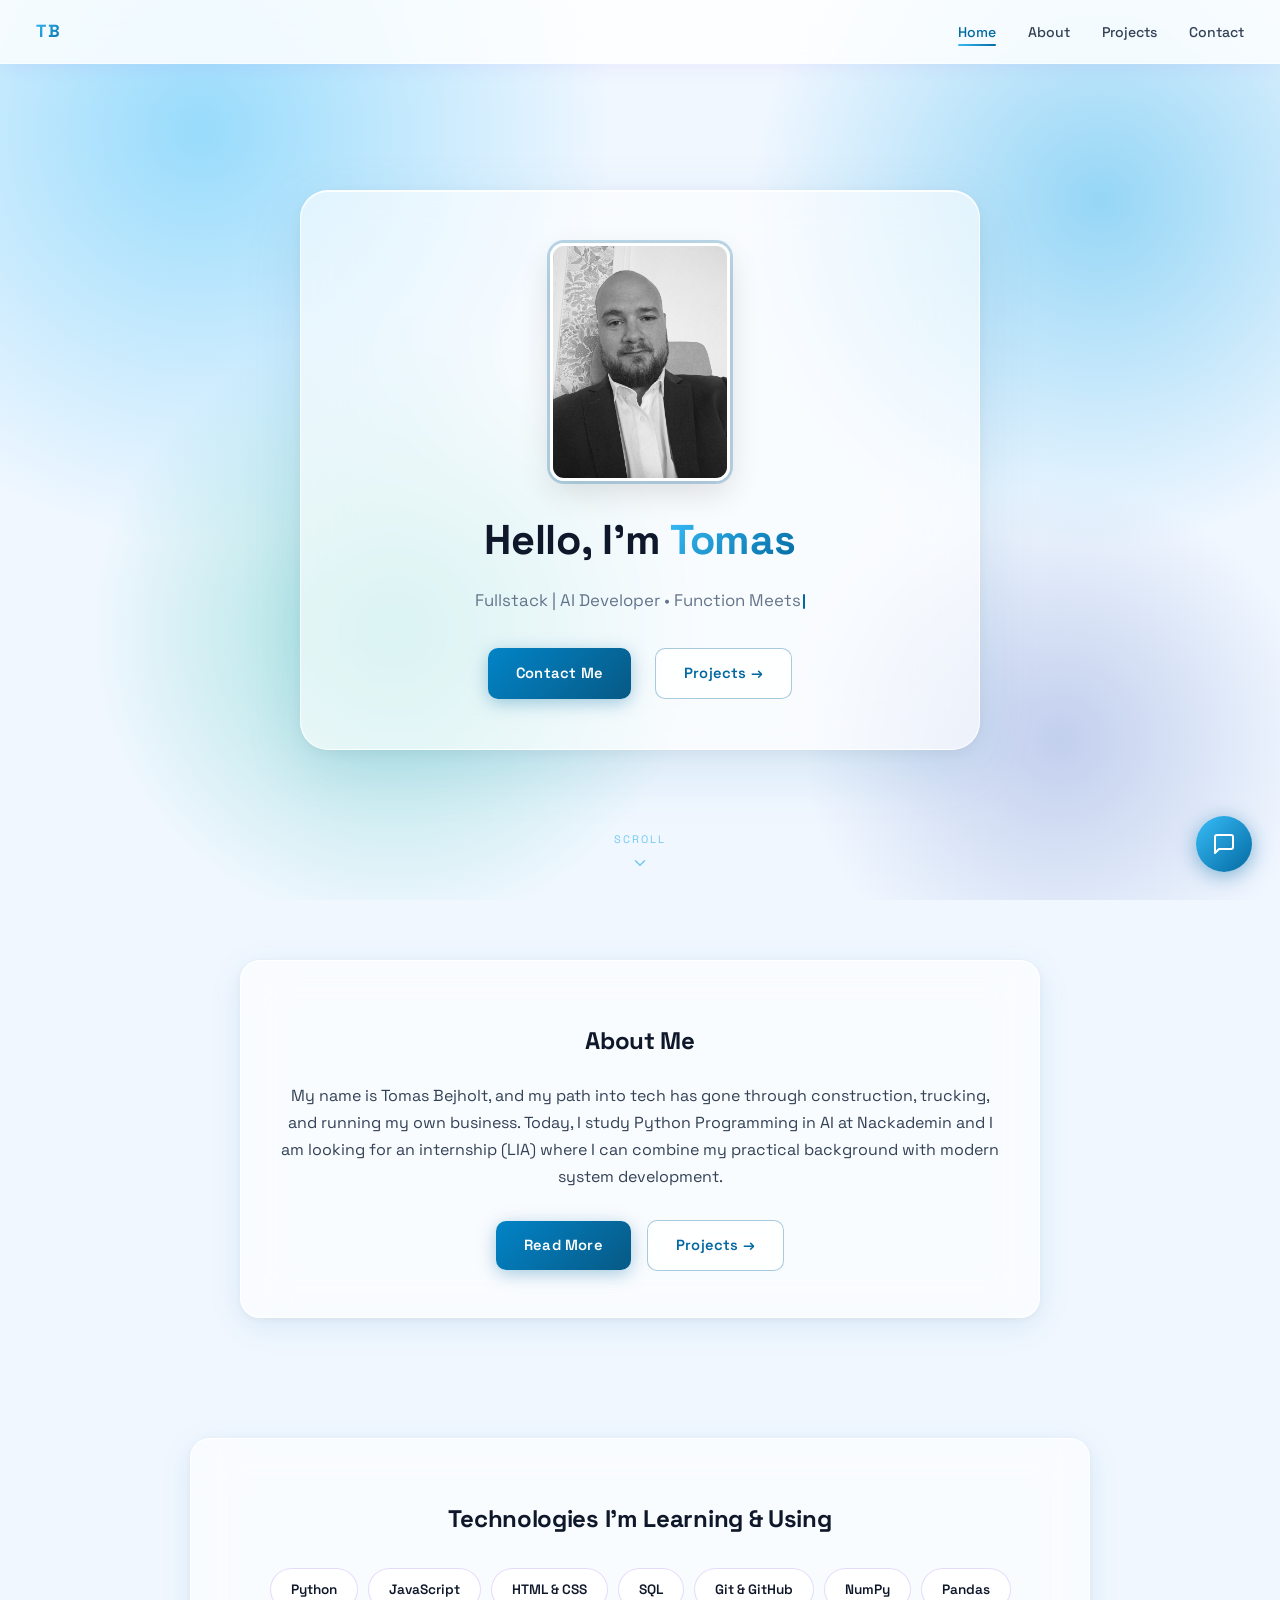
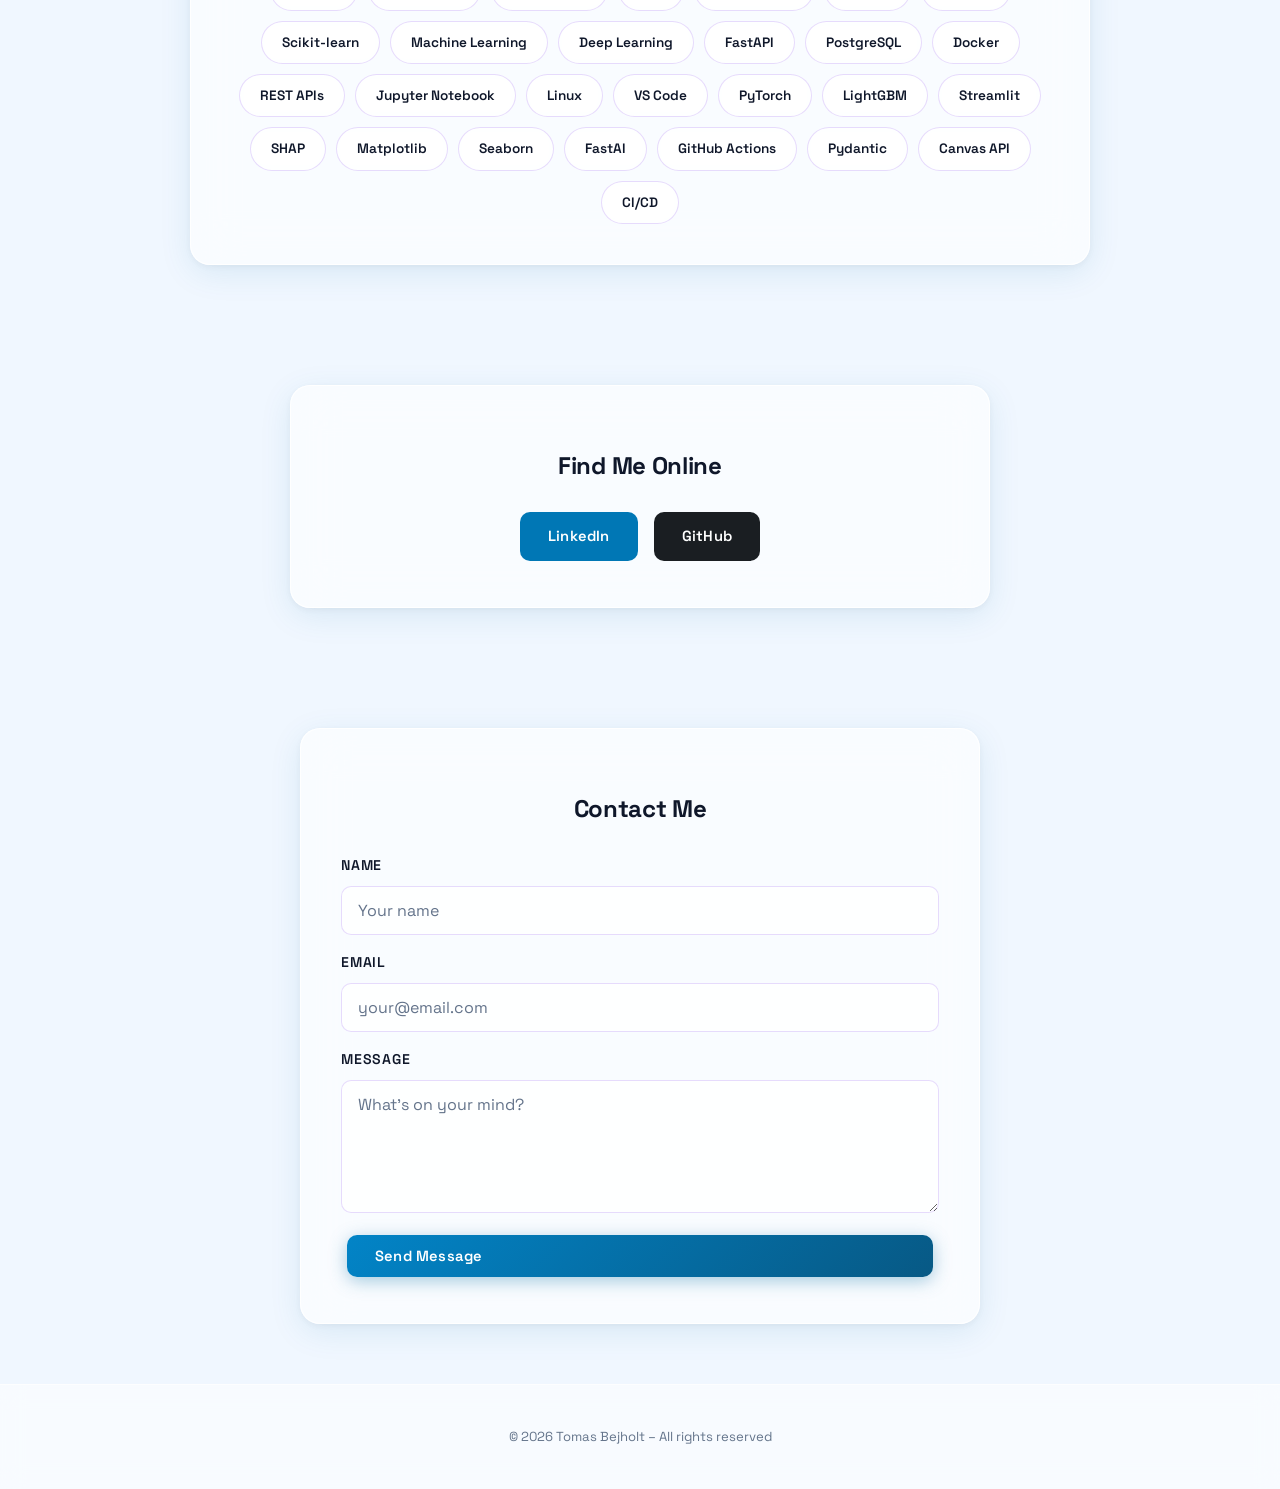
<file: frontend/index.html>
<!doctype html>
<html lang="en">
  <head>
    <meta charset="UTF-8" />
    <meta name="viewport" content="width=device-width, initial-scale=1.0" />
    <title>Tomas – Web Developer</title>

    <link rel="icon" type="image/png" href="img/tomas-icon3.png" />
    <link rel="preconnect" href="https://fonts.googleapis.com" />
    <link rel="preconnect" href="https://fonts.gstatic.com" crossorigin />
    <link href="https://fonts.googleapis.com/css2?family=Space+Grotesk:wght@300;400;500;600;700&display=swap" rel="stylesheet" />
    <link rel="stylesheet" href="style.css" />

    <meta name="robots" content="noindex, nofollow" />
    <meta name="googlebot" content="noindex, nofollow" />
    <meta name="bingbot" content="noindex, nofollow" />
    <meta name="description" content="Portfolio of Tomas – Fullstack & AI Developer." />
  </head>

  <body>
    <!-- ANIMATED BLOB BACKGROUND -->
    <div class="bg-blobs" aria-hidden="true">
      <div class="blob blob-1"></div>
      <div class="blob blob-2"></div>
      <div class="blob blob-3"></div>
      <div class="blob blob-4"></div>
    </div>

    <!-- NAVBAR -->
    <nav class="navbar">
      <a href="index.html" class="nav-logo">TB</a>
      <button class="hamburger" id="hamburger" aria-label="Toggle menu">
        <span></span><span></span><span></span>
      </button>
      <ul class="nav-links" id="nav-links">
        <li><a href="index.html"    class="nav-link active">Home</a></li>
        <li><a href="about.html"    class="nav-link">About</a></li>
        <li><a href="projects.html" class="nav-link">Projects</a></li>
        <li><a href="#contact"      class="nav-link">Contact</a></li>
      </ul>
    </nav>

    <!-- ── HERO ── -->
    <header class="hero fade-in">
      <div class="hero-glass">
        <img src="img/Profile.jpg" alt="Portrait of Tomas" class="profile-img" />
        <h1>Hello, I'm <span>Tomas</span></h1>
        <p class="hero-subtitle"></p>
        <div class="hero-btns">
          <a href="#contact"      class="btn btn-primary">Contact Me</a>
          <a href="projects.html" class="btn btn-ghost">Projects →</a>
        </div>
      </div>

      <div class="scroll-indicator" aria-hidden="true">
        <span>Scroll</span>
        <svg viewBox="0 0 24 24"><polyline points="6 9 12 15 18 9"></polyline></svg>
      </div>
    </header>

    <!-- ── ABOUT ── -->
    <section class="section fade-in">
      <div class="about-section glass-card">
        <h2>About Me</h2>
        <p>
          My name is Tomas Bejholt, and my path into tech has gone through
          construction, trucking, and running my own business. Today, I study
          Python Programming in AI at Nackademin and I am looking for an
          internship (LIA) where I can combine my practical background with
          modern system development.
        </p>
        <a href="about.html"    class="btn btn-primary">Read More</a>
        <a href="projects.html" class="btn btn-ghost">Projects →</a>
      </div>
    </section>

    <!-- ── SKILLS ── -->
    <section class="section fade-in">
      <div class="skills-section glass-card">
        <h2>Technologies I'm Learning &amp; Using</h2>
        <div class="skills-list">
          <div class="skill-card">Python</div>
          <div class="skill-card">JavaScript</div>
          <div class="skill-card">HTML &amp; CSS</div>
          <div class="skill-card">SQL</div>
          <div class="skill-card">Git &amp; GitHub</div>
          <div class="skill-card">NumPy</div>
          <div class="skill-card">Pandas</div>
          <div class="skill-card">Scikit-learn</div>
          <div class="skill-card">Machine Learning</div>
          <div class="skill-card">Deep Learning</div>
          <div class="skill-card">FastAPI</div>
          <div class="skill-card">PostgreSQL</div>
          <div class="skill-card">Docker</div>
          <div class="skill-card">REST APIs</div>
          <div class="skill-card">Jupyter Notebook</div>
          <div class="skill-card">Linux</div>
          <div class="skill-card">VS Code</div>
          <div class="skill-card">PyTorch</div>
          <div class="skill-card">LightGBM</div>
          <div class="skill-card">Streamlit</div>
          <div class="skill-card">SHAP</div>
          <div class="skill-card">Matplotlib</div>
          <div class="skill-card">Seaborn</div>
          <div class="skill-card">FastAI</div>
          <div class="skill-card">GitHub Actions</div>
          <div class="skill-card">Pydantic</div>
          <div class="skill-card">Canvas API</div>
          <div class="skill-card">CI/CD</div>
        </div>
      </div>
    </section>

    <!-- ── SOCIAL ── -->
    <section class="section fade-in">
      <div class="social-section glass-card">
        <h2>Find Me Online</h2>
        <div class="social-btns">
          <a href="https://www.linkedin.com/in/tomas-bejholt/" target="_blank" rel="noopener" class="btn linkedin-btn">LinkedIn</a>
          <a href="https://github.com/tomasbejholt"            target="_blank" rel="noopener" class="btn github-btn">GitHub</a>
        </div>
      </div>
    </section>

    <!-- ── CONTACT ── -->
    <section class="section fade-in" id="contact">
      <div class="contact-section glass-card">
        <h2>Contact Me</h2>
        <form action="https://formspree.io/f/meeodjlv" method="POST" class="contact-form">
          <label for="name">Name</label>
          <input type="text"  id="name"    name="name"    required placeholder="Your name" />
          <label for="email">Email</label>
          <input type="email" id="email"   name="email"   required placeholder="your@email.com" />
          <label for="message">Message</label>
          <textarea           id="message" name="message" rows="5"   required placeholder="What's on your mind?"></textarea>
          <button type="submit" class="btn btn-primary">Send Message</button>
        </form>
      </div>
    </section>

    <!-- FOOTER -->
    <footer>
      <p>© 2026 Tomas Bejholt – All rights reserved</p>
    </footer>
    <button id="analytics-trigger" aria-hidden="true" tabindex="-1"></button>

    <script>
      // Hamburger
      const hamburger = document.getElementById('hamburger');
      const navLinks  = document.getElementById('nav-links');
      hamburger.addEventListener('click', () => {
        hamburger.classList.toggle('open');
        navLinks.classList.toggle('open');
      });
      navLinks.querySelectorAll('a').forEach(l => l.addEventListener('click', () => {
        hamburger.classList.remove('open');
        navLinks.classList.remove('open');
      }));

      // Intersection Observer
      const io = new IntersectionObserver(entries => {
        entries.forEach(e => { if (e.isIntersecting) { e.target.classList.add('visible'); io.unobserve(e.target); } });
      }, { threshold: 0.08 });
      document.querySelectorAll('.fade-in').forEach(el => io.observe(el));

      // Typing animation
      const subtitleEl = document.querySelector('.hero-subtitle');
      const text = 'Fullstack | AI Developer • Function Meets Form';
      const cursor = document.createElement('span');
      cursor.className = 'typing-cursor';
      subtitleEl.appendChild(cursor);
      let i = 0;
      setTimeout(() => {
        const iv = setInterval(() => {
          if (i < text.length) { subtitleEl.insertBefore(document.createTextNode(text[i++]), cursor); }
          else { clearInterval(iv); setTimeout(() => cursor.remove(), 2500); }
        }, 38);
      }, 500);
    </script>
    <script>
      // Wake up Render backend silently so weather + scores load instantly on Projects page
      fetch('https://portfolio-wivy.onrender.com/api/scores?mode=easy').catch(() => {});
    </script>
    <script src="chat-widget.js"></script>
    <script src="tracker.js"></script>
  </body>
</html>
</file>
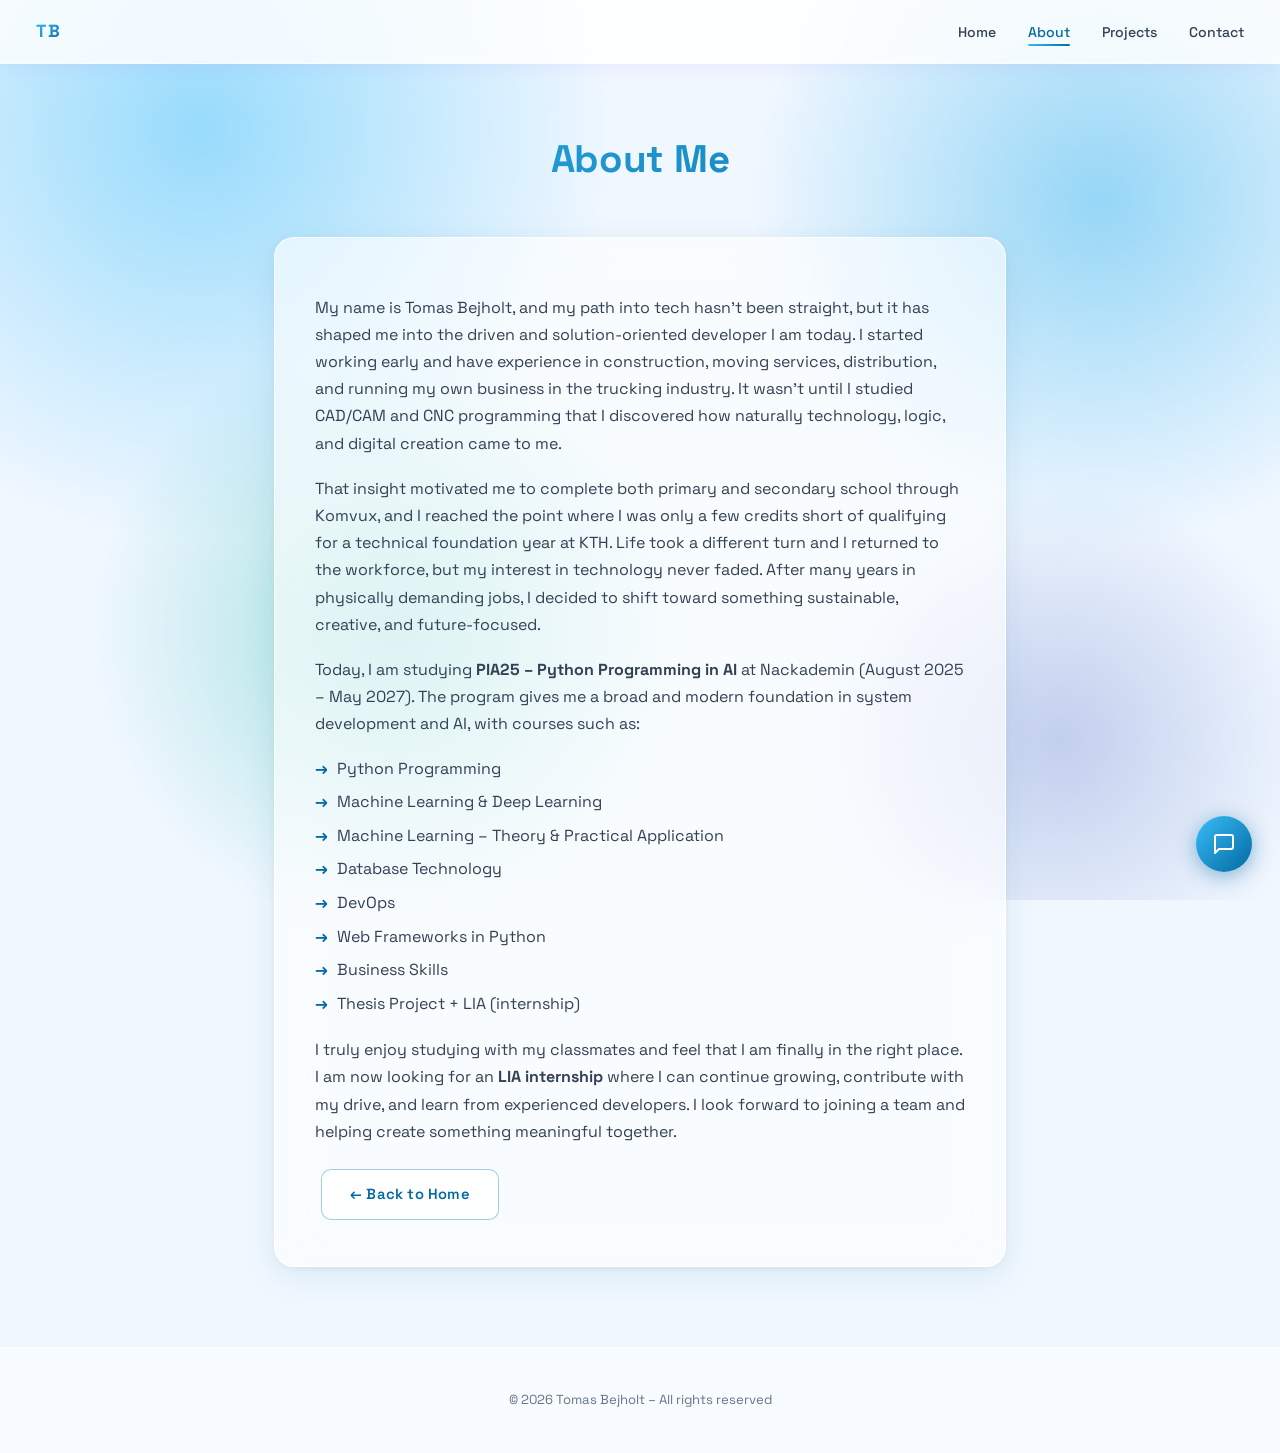
<file: frontend/about.html>
<!doctype html>
<html lang="en">
  <head>
    <meta charset="UTF-8" />
    <meta name="viewport" content="width=device-width, initial-scale=1.0" />
    <title>About Tomas</title>

    <link rel="icon" type="image/png" href="img/tomas-icon3.png" />
    <link rel="preconnect" href="https://fonts.googleapis.com" />
    <link rel="preconnect" href="https://fonts.gstatic.com" crossorigin />
    <link href="https://fonts.googleapis.com/css2?family=Space+Grotesk:wght@300;400;500;600;700&display=swap" rel="stylesheet" />
    <link rel="stylesheet" href="style.css" />
  </head>

  <body>
    <!-- ANIMATED BLOB BACKGROUND -->
    <div class="bg-blobs" aria-hidden="true">
      <div class="blob blob-1"></div>
      <div class="blob blob-2"></div>
      <div class="blob blob-3"></div>
      <div class="blob blob-4"></div>
    </div>

    <!-- NAVBAR -->
    <nav class="navbar">
      <a href="index.html" class="nav-logo">TB</a>
      <button class="hamburger" id="hamburger" aria-label="Toggle menu">
        <span></span><span></span><span></span>
      </button>
      <ul class="nav-links" id="nav-links">
        <li><a href="index.html"    class="nav-link">Home</a></li>
        <li><a href="about.html"    class="nav-link active">About</a></li>
        <li><a href="projects.html" class="nav-link">Projects</a></li>
        <li><a href="index.html#contact" class="nav-link">Contact</a></li>
      </ul>
    </nav>

    <!-- SUB HERO -->
    <div class="sub-hero fade-in">
      <h1>About Me</h1>
    </div>

    <!-- CONTENT -->
    <div class="about-page-content fade-in">
      <div class="glass-card">
        <p>
          My name is Tomas Bejholt, and my path into tech hasn't been straight,
          but it has shaped me into the driven and solution‑oriented developer I
          am today. I started working early and have experience in construction,
          moving services, distribution, and running my own business in the
          trucking industry. It wasn't until I studied CAD/CAM and CNC programming
          that I discovered how naturally technology, logic, and digital creation
          came to me.
        </p>

        <p>
          That insight motivated me to complete both primary and secondary school
          through Komvux, and I reached the point where I was only a few credits
          short of qualifying for a technical foundation year at KTH. Life took a
          different turn and I returned to the workforce, but my interest in
          technology never faded. After many years in physically demanding jobs, I
          decided to shift toward something sustainable, creative, and
          future‑focused.
        </p>

        <p>
          Today, I am studying <strong>PIA25 – Python Programming in AI</strong>
          at Nackademin (August 2025 – May 2027). The program gives me a broad and
          modern foundation in system development and AI, with courses such as:
        </p>

        <ul class="clean-list">
          <li><span>Python Programming</span></li>
          <li><span>Machine Learning &amp; Deep Learning</span></li>
          <li><span>Machine Learning – Theory &amp; Practical Application</span></li>
          <li><span>Database Technology</span></li>
          <li><span>DevOps</span></li>
          <li><span>Web Frameworks in Python</span></li>
          <li><span>Business Skills</span></li>
          <li><span>Thesis Project + LIA (internship)</span></li>
        </ul>

        <p>
          I truly enjoy studying with my classmates and feel that I am finally in
          the right place. I am now looking for an <strong>LIA internship</strong>
          where I can continue growing, contribute with my drive, and learn from
          experienced developers. I look forward to joining a team and helping
          create something meaningful together.
        </p>

        <a href="index.html" class="btn btn-ghost">← Back to Home</a>
      </div>
    </div>

    <!-- FOOTER -->
    <footer>
      <p>© 2026 Tomas Bejholt – All rights reserved</p>
    </footer>
    <button id="analytics-trigger" aria-hidden="true" tabindex="-1"></button>

    <script>
      const hamburger = document.getElementById('hamburger');
      const navLinks  = document.getElementById('nav-links');
      hamburger.addEventListener('click', () => {
        hamburger.classList.toggle('open');
        navLinks.classList.toggle('open');
      });
      navLinks.querySelectorAll('a').forEach(l => l.addEventListener('click', () => {
        hamburger.classList.remove('open');
        navLinks.classList.remove('open');
      }));

      const io = new IntersectionObserver(entries => {
        entries.forEach(e => { if (e.isIntersecting) { e.target.classList.add('visible'); io.unobserve(e.target); } });
      }, { threshold: 0.08 });
      document.querySelectorAll('.fade-in').forEach(el => io.observe(el));
    </script>
    <script>
      fetch('https://portfolio-wivy.onrender.com/api/scores?mode=easy').catch(() => {});
    </script>
    <script src="chat-widget.js"></script>
    <script src="tracker.js"></script>
  </body>
</html>
</file>
<file: frontend/style.css>
/* =========================
   FONT IMPORT
   ========================= */

@import url('https://fonts.googleapis.com/css2?family=Space+Grotesk:wght@300;400;500;600;700&display=swap');

/* =========================
   TOKENS
   ========================= */

:root {
  --accent:        #0369a1;
  --accent-light:  #0ea5e9;
  --accent-grad:   linear-gradient(135deg, #38bdf8 0%, #0369a1 100%);
  /* Mörkare gradient för knappar – båda ändarna läsbara med vit text */
  --btn-grad:      linear-gradient(135deg, #0284c7 0%, #075985 100%);
  --heading:       #0f172a;
  --body:          #334155;
  --muted:         #64748b;
  --glass-bg:      rgba(255, 255, 255, 0.62);
  --glass-border:  rgba(255, 255, 255, 0.85);
  --glass-shadow:  0 8px 32px rgba(3, 105, 161, 0.10), 0 2px 8px rgba(0, 0, 0, 0.05);
  --nav-glass:     rgba(255, 255, 255, 0.82);
  --base-bg:       #f0f7ff;
  --radius:        20px;
}

/* =========================
   BAS & GLOBALT
   ========================= */

*, *::before, *::after {
  box-sizing: border-box;
}

html {
  scroll-behavior: smooth;
  scroll-padding-top: 70px;
}

html, body {
  min-height: 100%;
}

body {
  margin: 0;
  font-family: 'Space Grotesk', sans-serif;
  background: var(--base-bg);
  color: var(--body);
  line-height: 1.7;
  overflow-x: hidden;
}

h1, h2, h3 {
  color: var(--heading);
  letter-spacing: -0.3px;
}

h1, h2 {
  text-align: center;
}

a {
  text-decoration: none;
  color: var(--accent);
  transition: color 0.2s ease;
}

a:visited { color: var(--accent); }
a:hover   { color: var(--accent-light); }

/* =========================
   ANIMATED BLOB BACKGROUND
   ========================= */

.bg-blobs {
  position: fixed;
  inset: 0;
  z-index: -10;
  overflow: hidden;
  background: var(--base-bg);
  pointer-events: none;
}

.blob {
  position: absolute;
  border-radius: 50%;
  /* Ingen filter: blur – radial-gradient ger samma mjuka känsla
     utan att förstöra bildkvaliteten på resten av sidan */
}

.blob-1 {
  width: 900px; height: 900px;
  background: radial-gradient(circle, rgba(56, 189, 248, 0.48) 0%, transparent 65%);
  top: -320px; left: -250px;
  animation: blob-move1 20s ease-in-out infinite alternate;
}

.blob-2 {
  width: 760px; height: 760px;
  background: radial-gradient(circle, rgba(14, 165, 233, 0.40) 0%, transparent 65%);
  top: -180px; right: -200px;
  animation: blob-move2 24s ease-in-out infinite alternate;
}

.blob-3 {
  width: 660px; height: 660px;
  background: radial-gradient(circle, rgba(20, 184, 166, 0.36) 0%, transparent 65%);
  bottom: -60px; left: 5%;
  animation: blob-move3 18s ease-in-out infinite alternate;
}

.blob-4 {
  width: 560px; height: 560px;
  background: radial-gradient(circle, rgba(30, 64, 175, 0.22) 0%, transparent 65%);
  bottom: -120px; right: -60px;
  animation: blob-move4 26s ease-in-out infinite alternate;
}

@keyframes blob-move1 {
  0%   { transform: translate(0, 0) scale(1); }
  50%  { transform: translate(40px, 30px) scale(1.06); }
  100% { transform: translate(-20px, 50px) scale(0.96); }
}
@keyframes blob-move2 {
  0%   { transform: translate(0, 0) scale(1); }
  50%  { transform: translate(-50px, 20px) scale(1.08); }
  100% { transform: translate(20px, -40px) scale(0.94); }
}
@keyframes blob-move3 {
  0%   { transform: translate(0, 0) scale(1); }
  50%  { transform: translate(60px, -30px) scale(1.04); }
  100% { transform: translate(-30px, 40px) scale(1.07); }
}
@keyframes blob-move4 {
  0%   { transform: translate(0, 0) scale(1); }
  50%  { transform: translate(-40px, -20px) scale(0.95); }
  100% { transform: translate(30px, -50px) scale(1.1); }
}

/* =========================
   GLASS CARD
   ========================= */

.glass-card {
  background: var(--glass-bg);
  backdrop-filter: blur(24px);
  -webkit-backdrop-filter: blur(24px);
  border: 1px solid var(--glass-border);
  box-shadow: var(--glass-shadow);
  border-radius: var(--radius);
  padding: 40px;
}

/* =========================
   NAVBAR
   ========================= */

.navbar {
  position: fixed;
  top: 0; left: 0;
  width: 100%;
  z-index: 1000;
  display: flex;
  align-items: center;
  justify-content: space-between;
  padding: 0 36px;
  height: 64px;
  background: var(--nav-glass);
  backdrop-filter: blur(20px);
  -webkit-backdrop-filter: blur(20px);
  border-bottom: 1px solid rgba(255, 255, 255, 0.5);
  box-shadow: 0 1px 20px rgba(109, 40, 217, 0.07);
}

.nav-logo {
  font-size: 1.1rem;
  font-weight: 700;
  color: var(--accent);
  letter-spacing: 2px;
  background: var(--accent-grad);
  -webkit-background-clip: text;
  -webkit-text-fill-color: transparent;
  background-clip: text;
}

.nav-logo:visited { color: var(--accent); }

.nav-links {
  display: flex;
  align-items: center;
  gap: 32px;
  list-style: none;
  margin: 0; padding: 0;
}

.nav-link {
  font-size: 0.88rem;
  font-weight: 500;
  color: var(--body);
  transition: color 0.2s ease;
  position: relative;
  padding-bottom: 2px;
}

.nav-link::after {
  content: '';
  position: absolute;
  bottom: -3px; left: 0;
  width: 0; height: 2px;
  background: var(--accent-grad);
  border-radius: 2px;
  transition: width 0.25s ease;
}

.nav-link:hover,
.nav-link.active         { color: var(--accent); }
.nav-link:visited        { color: var(--body); }
.nav-link:hover:visited,
.nav-link.active:visited { color: var(--accent); }

.nav-link:hover::after,
.nav-link.active::after  { width: 100%; }

/* Hamburger */
.hamburger {
  display: none;
  flex-direction: column;
  gap: 5px;
  cursor: pointer;
  background: none;
  border: none;
  padding: 6px;
}

.hamburger span {
  display: block;
  width: 22px; height: 2px;
  background: var(--accent);
  border-radius: 2px;
  transition: transform 0.3s ease, opacity 0.3s ease;
}

.hamburger.open span:nth-child(1) { transform: translateY(7px) rotate(45deg); }
.hamburger.open span:nth-child(2) { opacity: 0; }
.hamburger.open span:nth-child(3) { transform: translateY(-7px) rotate(-45deg); }

/* =========================
   SECTION WRAPPER
   ========================= */

.section {
  padding: 60px 24px;
}

/* =========================
   HERO
   ========================= */

.hero {
  min-height: 100vh;
  display: flex;
  flex-direction: column;
  justify-content: center;
  align-items: center;
  padding: 100px 24px 60px;
  text-align: center;
  position: relative;
}

.hero-glass {
  background: rgba(255, 255, 255, 0.60);
  backdrop-filter: blur(28px);
  -webkit-backdrop-filter: blur(28px);
  border: 1px solid var(--glass-border);
  box-shadow:
    0 20px 60px rgba(3, 105, 161, 0.12),
    0 4px 16px rgba(0, 0, 0, 0.06),
    inset 0 1px 0 rgba(255, 255, 255, 0.9);
  border-radius: 28px;
  padding: 52px 60px 44px;
  max-width: 680px;
  width: 100%;
}

.profile-img {
  width: 180px;
  height: auto;
  border-radius: 14px;
  border: 3px solid rgba(255, 255, 255, 0.9);
  margin-bottom: 24px;
  display: block;
  margin-left: auto;
  margin-right: auto;
  box-shadow:
    0 0 0 3px rgba(3, 105, 161, 0.25),
    0 12px 32px rgba(0, 0, 0, 0.12);
  transition: transform 0.3s ease, box-shadow 0.3s ease;
}

.profile-img:hover {
  transform: translateY(-3px);
  box-shadow:
    0 0 0 3px rgba(14, 165, 233, 0.5),
    0 16px 40px rgba(0, 0, 0, 0.15);
}

.hero h1 {
  font-size: 2.6rem;
  font-weight: 700;
  margin: 0 0 10px;
  color: var(--heading);
}

.hero h1 span {
  background: var(--accent-grad);
  -webkit-background-clip: text;
  -webkit-text-fill-color: transparent;
  background-clip: text;
}

.hero-subtitle {
  font-size: 1.05rem;
  color: var(--muted);
  font-weight: 400;
  min-height: 1.7em;
  margin: 0 0 28px;
}

.typing-cursor {
  display: inline-block;
  width: 2px; height: 0.9em;
  background: var(--accent);
  margin-left: 2px;
  vertical-align: middle;
  animation: blink-cursor 0.8s step-end infinite;
  border-radius: 1px;
}

@keyframes blink-cursor { 50% { opacity: 0; } }

.hero-btns {
  display: flex;
  gap: 12px;
  justify-content: center;
  flex-wrap: wrap;
}

/* Scroll indicator */
.scroll-indicator {
  position: absolute;
  bottom: 28px; left: 50%;
  transform: translateX(-50%);
  display: flex;
  flex-direction: column;
  align-items: center;
  gap: 6px;
  color: var(--accent-light);
  font-size: 0.68rem;
  letter-spacing: 2px;
  text-transform: uppercase;
  opacity: 0.55;
  animation: scroll-bounce 2.4s ease-in-out infinite;
  user-select: none;
}

.scroll-indicator svg {
  width: 18px; height: 18px;
  stroke: currentColor;
  fill: none;
  stroke-width: 2;
  stroke-linecap: round;
  stroke-linejoin: round;
}

@keyframes scroll-bounce {
  0%, 100% { transform: translateX(-50%) translateY(0); }
  50%       { transform: translateX(-50%) translateY(8px); }
}

/* =========================
   KNAPPAR
   ========================= */

.btn {
  display: inline-flex;
  align-items: center;
  gap: 6px;
  padding: 12px 28px;
  border-radius: 10px;
  margin: 6px;
  font-family: 'Space Grotesk', sans-serif;
  font-weight: 600;
  font-size: 0.92rem;
  letter-spacing: 0.2px;
  cursor: pointer;
  border: none;
  transition: transform 0.22s ease, box-shadow 0.22s ease, background 0.22s ease, opacity 0.22s ease;
}

/* Primary – gradient fill */
.btn-primary {
  background: var(--btn-grad);
  color: #fff;
  box-shadow: 0 4px 18px rgba(3, 105, 161, 0.35);
}

.btn-primary:visited               { color: #fff; }
.btn-primary:hover,
.btn-primary:hover:visited         {
  transform: translateY(-2px);
  box-shadow: 0 8px 28px rgba(3, 105, 161, 0.48);
  color: #fff;
}

/* Ghost – outline */
.btn-ghost {
  background: rgba(255, 255, 255, 0.6);
  color: var(--accent);
  border: 1.5px solid rgba(3, 105, 161, 0.35);
  backdrop-filter: blur(8px);
}

.btn-ghost:hover {
  transform: translateY(-2px);
  background: rgba(255, 255, 255, 0.9);
  border-color: var(--accent);
  box-shadow: 0 4px 18px rgba(3, 105, 161, 0.18);
  color: var(--accent);
}

/* Social buttons */
.linkedin-btn                { background: #0077b5; color: #fff; }
.linkedin-btn:visited        { color: #fff; }
.linkedin-btn:hover,
.linkedin-btn:hover:visited  { background: #005f8e; transform: translateY(-2px); box-shadow: 0 6px 20px rgba(0, 119, 181, 0.35); color: #fff; }

.github-btn                  { background: #1a1e22; color: #fff; }
.github-btn:visited          { color: #fff; }
.github-btn:hover,
.github-btn:hover:visited    { background: #0d1117; transform: translateY(-2px); box-shadow: 0 6px 20px rgba(0,0,0,0.3); color: #fff; }


/* Back / plain */
.btn:not(.btn-primary):not(.btn-ghost):not(.linkedin-btn):not(.github-btn):not(.discord-btn):not(.game-btn) {
  background: var(--btn-grad);
  color: #fff;
  box-shadow: 0 4px 18px rgba(3, 105, 161, 0.3);
}
.btn:not(.btn-primary):not(.btn-ghost):not(.linkedin-btn):not(.github-btn):not(.discord-btn):not(.game-btn):visited {
  color: #fff;
}
.btn:not(.btn-primary):not(.btn-ghost):not(.linkedin-btn):not(.github-btn):not(.discord-btn):not(.game-btn):hover {
  transform: translateY(-2px);
  box-shadow: 0 8px 24px rgba(3, 105, 161, 0.45);
}

/* Game button */
.game-btn {
  background: rgba(3, 105, 161, 0.08);
  color: var(--accent);
  border: 1.5px solid rgba(3, 105, 161, 0.4);
  font-size: 1rem;
  letter-spacing: 0.5px;
}

.game-btn:hover {
  background: rgba(3, 105, 161, 0.15);
  box-shadow: 0 4px 20px rgba(3, 105, 161, 0.25);
  transform: translateY(-2px);
  color: var(--accent);
}

/* =========================
   ABOUT SECTION
   ========================= */

.about-section {
  max-width: 800px;
  margin: 0 auto;
  text-align: center;
}

.about-section p {
  color: var(--body);
  margin-bottom: 24px;
}

.clean-list {
  list-style: none;
  padding: 0;
  margin: 12px 0 20px;
  text-align: left;
}

.clean-list li {
  margin-bottom: 8px;
  padding-left: 22px;
  position: relative;
  line-height: 1.6;
  color: var(--body);
}

.clean-list li::before {
  content: '→';
  position: absolute;
  left: 0;
  color: var(--accent);
  font-weight: 700;
}

/* =========================
   SKILLS
   ========================= */

.skills-section {
  max-width: 900px;
  margin: 0 auto;
}

.skills-list {
  display: flex;
  flex-wrap: wrap;
  justify-content: center;
  gap: 10px;
  margin-top: 28px;
}

.skill-card {
  background: rgba(255, 255, 255, 0.7);
  padding: 9px 20px;
  border: 1px solid rgba(124, 58, 237, 0.18);
  border-radius: 50px;
  font-weight: 600;
  font-size: 0.85rem;
  color: var(--heading);
  backdrop-filter: blur(8px);
  transition: transform 0.25s ease, box-shadow 0.25s ease, background 0.25s ease, border-color 0.25s ease;
  cursor: default;
}

.skill-card:hover {
  transform: translateY(-3px);
  background: white;
  border-color: var(--accent-light);
  box-shadow: 0 6px 20px rgba(3, 105, 161, 0.18);
  color: var(--accent);
}

/* =========================
   SOCIAL / ONLINE
   ========================= */

.social-section {
  text-align: center;
  max-width: 700px;
  margin: 0 auto;
}

.social-btns {
  display: flex;
  flex-wrap: wrap;
  justify-content: center;
  gap: 4px;
  margin-top: 8px;
}

/* =========================
   CONTACT FORM
   ========================= */

.contact-section {
  max-width: 680px;
  margin: 0 auto;
}

.contact-form {
  display: flex;
  flex-direction: column;
  gap: 16px;
  margin-top: 24px;
}

.contact-form label {
  font-weight: 600;
  font-size: 0.88rem;
  color: var(--heading);
  margin-bottom: -8px;
  text-transform: uppercase;
  letter-spacing: 0.8px;
}

.contact-form input,
.contact-form textarea {
  padding: 13px 16px;
  border-radius: 10px;
  border: 1.5px solid rgba(124, 58, 237, 0.18);
  background: rgba(255, 255, 255, 0.8);
  color: var(--heading);
  font-family: 'Space Grotesk', sans-serif;
  font-size: 1rem;
  transition: border-color 0.2s ease, box-shadow 0.2s ease;
}

.contact-form input::placeholder,
.contact-form textarea::placeholder {
  color: var(--muted);
}

.contact-form input:focus,
.contact-form textarea:focus {
  outline: none;
  border-color: var(--accent-light);
  box-shadow: 0 0 0 3px rgba(139, 92, 246, 0.15);
  background: #fff;
}

.contact-form textarea {
  resize: vertical;
}

/* =========================
   FOOTER
   ========================= */

footer {
  text-align: center;
  padding: 28px;
  background: rgba(255, 255, 255, 0.5);
  border-top: 1px solid rgba(255, 255, 255, 0.7);
  backdrop-filter: blur(12px);
  font-size: 0.82rem;
  color: var(--muted);
}

/* =========================
   ABOUT PAGE
   ========================= */

.sub-hero {
  padding: 100px 24px 20px;
  text-align: center;
}

.sub-hero h1 {
  background: var(--accent-grad);
  -webkit-background-clip: text;
  -webkit-text-fill-color: transparent;
  background-clip: text;
  font-size: 2.4rem;
}

.about-page-content {
  max-width: 780px;
  margin: 0 auto;
  padding: 0 24px 80px;
}

.about-page-content .glass-card {
  text-align: left;
}

.about-page-content p {
  margin-bottom: 18px;
  color: var(--body);
}

/* =========================
   PROJECTS PAGE
   ========================= */

.projects-header {
  padding: 100px 24px 32px;
  text-align: center;
  max-width: 660px;
  margin: 0 auto;
}

.projects-header h1 {
  background: var(--accent-grad);
  -webkit-background-clip: text;
  -webkit-text-fill-color: transparent;
  background-clip: text;
  font-size: 2.4rem;
  margin-bottom: 12px;
}

.projects-header p {
  color: var(--muted);
  font-size: 0.95rem;
}

.projects-grid {
  max-width: 1060px;
  margin: 0 auto;
  padding: 0 24px 80px;
  display: grid;
  grid-template-columns: 1fr 1fr;
  gap: 24px;
  align-items: start;
}

.project-card {
  background: var(--glass-bg);
  border: 1px solid var(--glass-border);
  box-shadow: var(--glass-shadow);
  backdrop-filter: blur(20px);
  -webkit-backdrop-filter: blur(20px);
  border-radius: var(--radius);
  overflow: hidden;
  transition: transform 0.3s ease, box-shadow 0.3s ease;
}

.project-card:hover {
  transform: translateY(-6px);
  box-shadow: 0 20px 50px rgba(3, 105, 161, 0.16), 0 4px 12px rgba(0,0,0,0.06);
}


.project-card-header {
  padding: 22px 24px 14px;
  border-bottom: 1px solid rgba(124, 58, 237, 0.08);
}

.project-tag {
  display: inline-block;
  font-size: 0.68rem;
  font-weight: 700;
  letter-spacing: 1.5px;
  text-transform: uppercase;
  color: var(--accent);
  background: rgba(3, 105, 161, 0.08);
  border: 1px solid rgba(3, 105, 161, 0.2);
  padding: 3px 10px;
  border-radius: 4px;
  margin-bottom: 10px;
}

.project-card h3 {
  margin: 0;
  font-size: 1.15rem;
  color: var(--heading);
  text-align: left;
  text-shadow: none;
  letter-spacing: -0.2px;
}

.project-card-body {
  padding: 16px 24px 24px;
}

.project-card-body > p {
  color: var(--muted);
  font-size: 0.88rem;
  margin: 0 0 18px;
  line-height: 1.7;
}

/* =========================
   GOTLAND EXPLORER WIDGET
   ========================= */

/* Gotland card stretches to match Snake card height */
.gtl-card { display: flex; flex-direction: column; }

.gtl-card-body {
  display: flex;
  flex-direction: column;
  flex: 1;
}

.gtl-slideshow {
  flex: 1;
  min-height: 320px;
  margin: 12px 0;
  border-radius: 12px;
  overflow: hidden;
  position: relative;
}

.gtl-slides {
  position: absolute;
  inset: 0;
}

.gtl-slide {
  position: absolute;
  inset: 0;
  background-size: cover;
  background-position: center;
  opacity: 0;
  transition: opacity 0.8s ease;
  will-change: opacity;
  transform: translateZ(0);
}

.gtl-slide.active {
  opacity: 1;
}

.gtl-slide-btn {
  position: absolute;
  top: 50%;
  transform: translateY(-50%);
  background: rgba(0,0,0,0.35);
  border: none;
  color: #fff;
  font-size: 1.4rem;
  line-height: 1;
  width: 32px;
  height: 32px;
  border-radius: 50%;
  cursor: pointer;
  display: flex;
  align-items: center;
  justify-content: center;
  opacity: 0;
  transition: opacity 0.2s;
  z-index: 2;
}

.gtl-slideshow:hover .gtl-slide-btn { opacity: 1; }

.gtl-slide-prev { left: 8px; }
.gtl-slide-next { right: 8px; }

.gtl-dots {
  position: absolute;
  bottom: 8px;
  left: 50%;
  transform: translateX(-50%);
  display: flex;
  gap: 5px;
  z-index: 2;
}

.gtl-dot {
  width: 6px;
  height: 6px;
  border-radius: 50%;
  background: rgba(255,255,255,0.45);
  border: none;
  cursor: pointer;
  padding: 0;
  transition: background 0.2s, transform 0.2s;
}

.gtl-dot.active {
  background: #fff;
  transform: scale(1.3);
}

.gtl-card-footer {
  margin-top: auto;
  padding-top: 14px;
}

.gtl-widget {
  margin: 4px 0 0;
  border-radius: 12px;
  background: rgba(240, 247, 255, 0.55);
  border: 1px solid rgba(3, 105, 161, 0.13);
  overflow: hidden;
}

.gtl-weather-strip {
  padding: 10px 14px;
  font-size: 0.82rem;
  color: #334155;
  display: flex;
  gap: 18px;
  flex-wrap: wrap;
  border-bottom: 1px solid rgba(3, 105, 161, 0.1);
}
.gtl-weather-strip strong { color: var(--accent); }

.gtl-controls {
  padding: 10px 14px;
  display: flex;
  gap: 7px;
  flex-wrap: wrap;
  align-items: center;
  justify-content: center;
  border-bottom: 1px solid rgba(3, 105, 161, 0.1);
}

.gtl-select {
  font-family: 'Space Grotesk', sans-serif;
  font-size: 0.82rem;
  padding: 6px 10px;
  border-radius: 8px;
  border: 1.5px solid rgba(3, 105, 161, 0.22);
  background: rgba(255,255,255,0.8);
  color: #0f172a;
  cursor: pointer;
  outline: none;
  transition: border-color 0.2s;
}
.gtl-select:focus { border-color: var(--accent); }

.gtl-plan-btn {
  padding: 7px 16px !important;
  font-size: 0.82rem !important;
  margin: 0 !important;
}

.gtl-result {
  font-size: 0.83rem;
  color: #334155;
}
.gtl-result:empty {
  display: none;
}
.gtl-result:not(:empty) {
  padding: 10px 14px;
  border-top: 1px solid rgba(3, 105, 161, 0.1);
}

.gtl-stop {
  padding: 7px 0;
  border-bottom: 1px solid rgba(3, 105, 161, 0.07);
}
.gtl-stop:last-child { border-bottom: none; }

.gtl-stop-name  { font-weight: 600; color: #0f172a; }
.gtl-stop-meta  { font-size: 0.76rem; color: #64748b; margin-left: 6px; }
.gtl-stop-desc  { display: block; color: #475569; font-size: 0.80rem; margin-top: 2px; line-height: 1.5; }

.gtl-dim   { color: #94a3b8; font-style: italic; }
.gtl-error { color: #dc2626; font-style: italic; }

/* ── Ask Tomas chat widget ── */
.chat-widget {
  margin: 4px 0 12px;
  border-radius: 12px;
  background: rgba(240, 247, 255, 0.55);
  border: 1px solid rgba(3, 105, 161, 0.13);
  overflow: hidden;
}
.chat-messages {
  padding: 12px 14px;
  display: flex;
  flex-direction: column;
  gap: 8px;
  max-height: 220px;
  overflow-y: auto;
}
.chat-msg {
  max-width: 85%;
  padding: 7px 12px;
  border-radius: 12px;
  font-size: 0.82rem;
  line-height: 1.5;
  word-break: break-word;
}
.chat-msg--bot {
  background: rgba(255,255,255,0.7);
  border: 1px solid rgba(3, 105, 161, 0.12);
  color: #1e293b;
  align-self: flex-start;
}
.chat-msg--user {
  background: var(--accent);
  color: #fff;
  align-self: flex-end;
}
.chat-input-row {
  display: flex;
  gap: 8px;
  padding: 10px 14px;
  border-top: 1px solid rgba(3, 105, 161, 0.1);
}
.chat-input {
  flex: 1;
  font-family: 'Space Grotesk', sans-serif;
  font-size: 0.82rem;
  padding: 7px 12px;
  border-radius: 8px;
  border: 1px solid rgba(3, 105, 161, 0.2);
  background: rgba(255,255,255,0.8);
  color: #1e293b;
  outline: none;
}
.chat-input:focus { border-color: var(--accent); }
.chat-send-btn { padding: 7px 16px !important; flex-shrink: 0; }
.chat-input { min-width: 0; }

.gtl-ferry-row {
  padding: 0 14px 10px;
}
.gtl-ferry-btn {
  font-size: 0.82rem !important;
  padding: 7px 14px !important;
  width: 100% !important;
  justify-content: center;
}
.gtl-ferry-result {
  position: absolute;
  inset: 0;
  border-radius: 12px;
  background: rgba(5, 18, 38, 0.87);
  backdrop-filter: blur(10px);
  -webkit-backdrop-filter: blur(10px);
  padding: 14px;
  overflow-y: auto;
  z-index: 4;
  opacity: 0;
  transform: translateY(-10px);
  pointer-events: none;
  transition: opacity 0.35s ease, transform 0.35s ease;
}

.gtl-ferry-result.open {
  opacity: 1;
  transform: translateY(0);
  pointer-events: all;
}

.gtl-ferry-close {
  position: absolute;
  top: 10px;
  right: 10px;
  background: rgba(255,255,255,0.12);
  border: none;
  color: #fff;
  width: 26px;
  height: 26px;
  border-radius: 50%;
  cursor: pointer;
  font-size: 0.8rem;
  display: flex;
  align-items: center;
  justify-content: center;
  transition: background 0.15s;
}
.gtl-ferry-close:hover { background: rgba(255,255,255,0.22); }
.gtl-ferry-grid {
  display: grid;
  grid-template-columns: repeat(2, 1fr);
  gap: 10px;
  margin-bottom: 8px;
}
@media (max-width: 480px) {
  .gtl-ferry-grid { grid-template-columns: 1fr; }
}
.gtl-ferry-card {
  background: rgba(255,255,255,0.08);
  border: 1px solid rgba(255,255,255,0.15);
  border-radius: 8px;
  padding: 8px 12px;
}
.gtl-ferry-route {
  font-weight: 600;
  font-size: 0.82rem;
  color: #e2eaf4;
  margin-bottom: 5px;
}
.gtl-ferry-times {
  display: flex;
  flex-wrap: wrap;
  gap: 5px;
  margin-bottom: 5px;
}
.gtl-ferry-times span {
  font-size: 0.78rem;
  background: rgba(255,255,255,0.12);
  border-radius: 4px;
  padding: 2px 7px;
  color: #93c5fd;
}
.gtl-ferry-dur {
  font-size: 0.75rem;
  color: #94a3b8;
}
.gtl-ferry-note {
  font-size: 0.72rem;
  margin: 0;
}

.project-links {
  display: flex;
  gap: 4px;
  flex-wrap: wrap;
}
.project-links .btn { margin: 0; }

/* =========================
   UNDER DEVELOPMENT SECTION
   ========================= */

.wip-section {
  max-width: 860px;
  margin: 0 auto 60px;
  padding: 0 24px;
}

.wip-section-heading {
  display: flex;
  align-items: center;
  gap: 10px;
  font-size: 0.75rem;
  font-weight: 700;
  letter-spacing: 2px;
  text-transform: uppercase;
  color: var(--muted);
  margin-bottom: 20px;
}

.wip-section-dot {
  width: 8px;
  height: 8px;
  border-radius: 50%;
  background: #f59e0b;
  box-shadow: 0 0 0 0 rgba(245, 158, 11, 0.5);
  animation: wip-pulse 2s ease-in-out infinite;
  flex-shrink: 0;
}

@keyframes wip-pulse {
  0%, 100% { box-shadow: 0 0 0 0 rgba(245, 158, 11, 0.5); }
  50%       { box-shadow: 0 0 0 6px rgba(245, 158, 11, 0); }
}

.project-card--wip {
  border-style: dashed;
  border-color: rgba(245, 158, 11, 0.3);
  opacity: 0.92;
}

.project-card--wip:hover {
  border-color: rgba(245, 158, 11, 0.5);
  opacity: 1;
}

.wip-header-row {
  display: flex;
  align-items: center;
  gap: 10px;
  flex-wrap: wrap;
  margin-bottom: 10px;
}

.wip-header-row .project-tag { margin-bottom: 0; }

.wip-badge {
  font-size: 0.65rem;
  font-weight: 700;
  letter-spacing: 1px;
  text-transform: uppercase;
  color: #f59e0b;
  background: rgba(245, 158, 11, 0.1);
  border: 1px solid rgba(245, 158, 11, 0.3);
  padding: 3px 10px;
  border-radius: 4px;
}

.wip-notice {
  display: flex;
  align-items: flex-start;
  gap: 8px;
  font-size: 0.78rem;
  color: var(--muted);
  background: rgba(245, 158, 11, 0.06);
  border: 1px solid rgba(245, 158, 11, 0.18);
  border-radius: 8px;
  padding: 10px 14px;
  margin: 14px 0 18px;
  line-height: 1.5;
}

.wip-notice svg {
  width: 15px;
  height: 15px;
  flex-shrink: 0;
  margin-top: 1px;
  color: #f59e0b;
  stroke: #f59e0b;
}

/* =========================
   SNAKE GAME
   ========================= */

.game-wrapper {
  display: flex;
  flex-direction: column;
  align-items: center;
  gap: 12px;
}

.game-hud {
  display: flex;
  gap: 24px;
  font-size: 0.8rem;
  font-weight: 600;
  color: var(--muted);
  letter-spacing: 0.8px;
  text-transform: uppercase;
  align-items: center;
}

.quit-btn {
  margin-left: auto;
  background: none;
  border: 1px solid rgba(100, 116, 139, 0.35);
  color: var(--muted);
  font-size: 0.72rem;
  font-weight: 600;
  letter-spacing: 0.8px;
  text-transform: uppercase;
  padding: 3px 10px;
  border-radius: 6px;
  cursor: pointer;
  transition: border-color 0.15s, color 0.15s;
}
.quit-btn:hover { border-color: #ef4444; color: #ef4444; }

.score-val {
  color: var(--accent);
  font-size: 0.95rem;
}

.canvas-wrapper {
  position: relative;
  border-radius: 12px;
  overflow: hidden;
  border: 1px solid rgba(3, 105, 161, 0.2);
  box-shadow: 0 8px 32px rgba(3, 105, 161, 0.15), 0 0 0 1px rgba(255,255,255,0.4) inset;
  width: 100%;
  max-width: 440px;
  aspect-ratio: 1;
}

#snake-canvas {
  display: block;
  width: 100%;
  height: 100%;
  background: #0a0814;
}

.game-overlay {
  position: absolute;
  inset: 0;
  background: rgba(10, 8, 20, 0.88);
  backdrop-filter: blur(6px);
  display: flex;
  align-items: center;
  justify-content: center;
  overflow-y: auto;
  transition: opacity 0.3s ease;
}

.game-overlay.hidden {
  opacity: 0;
  pointer-events: none;
}

.game-overlay::-webkit-scrollbar { width: 3px; }
.game-overlay::-webkit-scrollbar-track { background: transparent; }
.game-overlay::-webkit-scrollbar-thumb { background: rgba(255,255,255,0.12); border-radius: 2px; }
.game-overlay { scrollbar-width: thin; scrollbar-color: rgba(255,255,255,0.12) transparent; }

.overlay-content {
  text-align: center;
  padding: 16px 20px;
  width: 100%;
}

.overlay-content h3 {
  font-size: 1.7rem;
  color: #fff;
  margin: 0 0 8px;
  letter-spacing: 5px;
  text-align: center;
  background: linear-gradient(135deg, #38bdf8, #0ea5e9, #06b6d4);
  -webkit-background-clip: text;
  -webkit-text-fill-color: transparent;
  background-clip: text;
  text-shadow: none;
}

.overlay-content p {
  color: rgba(255,255,255,0.45);
  font-size: 0.82rem;
  margin: 0 0 6px;
}

.overlay-score {
  font-size: 1.2rem !important;
  font-weight: 700;
  background: linear-gradient(135deg, #38bdf8, #0369a1) !important;
  -webkit-background-clip: text !important;
  -webkit-text-fill-color: transparent !important;
  background-clip: text !important;
  margin: 10px 0 !important;
}

.controls-hint {
  display: flex;
  gap: 16px;
  font-size: 0.72rem;
  color: var(--muted);
  letter-spacing: 0.2px;
}

/* ── Mode-select & Ctrl-select knappar ── */
.mode-select,
.ctrl-select {
  display: flex;
  gap: 8px;
  justify-content: center;
  margin-bottom: 8px;
}

.mode-btn {
  padding: 5px 18px;
  border: 1px solid rgba(56, 189, 248, 0.3);
  border-radius: 20px;
  background: transparent;
  color: rgba(255,255,255,0.5);
  font-size: 0.8rem;
  cursor: pointer;
  transition: background 0.15s, color 0.15s, border-color 0.15s;
}

.mode-btn.active {
  background: rgba(56, 189, 248, 0.2);
  border-color: #38bdf8;
  color: #38bdf8;
}

/* Ctrl-select döljs på desktop */
@media (hover: hover) and (pointer: fine) {
  .ctrl-select  { display: none !important; }
  .touch-zone   { display: none !important; }
}

/* ── Touch-zoner på canvas (mobil) ── */
.touch-zone {
  position: absolute;
  background: transparent;
  border: none;
  color: rgba(255,255,255,0.0);   /* osynlig tills active */
  font-size: 1.4rem;
  display: flex;
  align-items: center;
  justify-content: center;
  pointer-events: none;           /* inaktiv tills spelet kör */
  z-index: 2;
  user-select: none;
  -webkit-user-select: none;
  touch-action: manipulation;
  -webkit-tap-highlight-color: transparent;
  transition: color 0.2s;
}

/* Synlig + klickbar under spelet när buttons-läge är aktivt */
.touch-zone.touch-active {
  pointer-events: auto;
  color: rgba(255,255,255,0.13);
}

.touch-zone.touch-active:active {
  color: rgba(255,255,255,0.35);
}

.touch-up    { top: 0;    left: 25%; width: 50%; height: 33%; }
.touch-down  { bottom: 0; left: 25%; width: 50%; height: 33%; }
.touch-left  { top: 20%;  left: 0;   width: 33%; height: 60%; }
.touch-right { top: 20%;  right: 0;  width: 33%; height: 60%; }

/* ── Leaderboard ── */
.name-input {
  background: rgba(255, 255, 255, 0.08);
  border: 1px solid rgba(139, 92, 246, 0.4);
  border-radius: 8px;
  color: #fff;
  padding: 6px 12px;
  font-size: 0.85rem;
  outline: none;
  width: 140px;
}

.name-input::placeholder { color: rgba(255,255,255,0.35); }
.name-input:focus { border-color: rgba(139, 92, 246, 0.8); }

.leaderboard {
  list-style: none;
  padding: 0;
  margin: 10px auto 0;
  width: 100%;
  max-width: 220px;
  text-align: left;
  font-size: 0.78rem;
}

.leaderboard li {
  display: flex;
  gap: 6px;
  padding: 3px 0;
  border-bottom: 1px solid rgba(255,255,255,0.06);
  color: rgba(255,255,255,0.75);
}

.lb-rank  { width: 18px; color: var(--accent); font-weight: 600; }
.lb-name  { flex: 1; overflow: hidden; text-overflow: ellipsis; white-space: nowrap; }
.lb-score { font-weight: 600; color: #38bdf8; }
.lb-empty { color: rgba(255,255,255,0.3); font-style: italic; border: none; justify-content: center; }

.lb-you { border-color: rgba(56,189,248,0.3) !important; background: rgba(56,189,248,0.06); }

.lb-name-input {
  flex: 1;
  background: transparent;
  border: none;
  border-bottom: 1px solid rgba(56,189,248,0.5);
  color: #38bdf8;
  font-size: 0.78rem;
  outline: none;
  padding: 0 4px;
  min-width: 0;
}
.lb-name-input::placeholder { color: rgba(56,189,248,0.4); }

.sb-link {
  display: inline-flex;
  align-items: center;
  justify-content: center;
  padding: 8px 20px;
  border-radius: 10px;
  font-size: 0.85rem;
  font-weight: 500;
  letter-spacing: 0.5px;
  cursor: pointer;
  transition: background 0.18s, box-shadow 0.18s, transform 0.18s;
  background: rgba(3, 105, 161, 0.08);
  color: var(--accent);
  border: 1.5px solid rgba(3, 105, 161, 0.4);
  margin-top: 8px;
}
.sb-link:hover {
  background: rgba(3, 105, 161, 0.15);
  box-shadow: 0 4px 20px rgba(3, 105, 161, 0.25);
  transform: translateY(-2px);
  color: var(--accent);
}

.sb-title {
  font-size: 1.1rem;
  letter-spacing: 2px;
  margin-bottom: 8px;
  color: #38bdf8;
}

#overlay-sb {
  flex-direction: column;
  align-items: center;
}


/* =========================
   MW CARD (Churn Prediction)
   ========================= */

.mw-card {
  background: var(--glass-bg);
  border: 1px solid var(--glass-border);
  box-shadow: var(--glass-shadow);
  backdrop-filter: blur(20px);
  -webkit-backdrop-filter: blur(20px);
  border-radius: var(--radius);
  overflow: hidden;
  transition: transform 0.3s ease, box-shadow 0.3s ease;
}

.mw-card:hover {
  transform: translateY(-4px);
  box-shadow: 0 20px 50px rgba(3, 105, 161, 0.14), 0 4px 12px rgba(0,0,0,0.06);
}

.mw-card-top {
  padding: 22px 24px 18px;
  border-bottom: 1px solid rgba(124, 58, 237, 0.08);
}

.mw-card-top h3 {
  margin: 10px 0 10px;
  font-size: 1.15rem;
  color: var(--heading);
  letter-spacing: -0.2px;
}

.mw-desc {
  color: var(--muted);
  font-size: 0.88rem;
  line-height: 1.7;
  margin: 0 0 16px;
}

.mw-models {
  display: flex;
  gap: 8px;
  flex-wrap: wrap;
}

.mw-model {
  display: flex;
  flex-direction: column;
  gap: 2px;
  background: rgba(3, 105, 161, 0.05);
  border: 1px solid rgba(3, 105, 161, 0.15);
  border-radius: 8px;
  padding: 7px 12px;
  flex: 1;
  min-width: 90px;
}

.mw-model--winner {
  background: rgba(3, 105, 161, 0.10);
  border-color: rgba(3, 105, 161, 0.35);
}

.mw-model-name {
  font-size: 0.78rem;
  font-weight: 600;
  color: var(--heading);
}

.mw-model-note {
  font-size: 0.72rem;
  color: var(--muted);
}

.mw-model--winner .mw-model-note {
  color: var(--accent);
  font-weight: 600;
}

.mw-reflections {
  padding: 18px 24px;
  background: rgba(3, 105, 161, 0.03);
  border-bottom: 1px solid rgba(124, 58, 237, 0.06);
}

.mw-reflect-label {
  display: block;
  font-size: 0.68rem;
  font-weight: 700;
  letter-spacing: 1.5px;
  text-transform: uppercase;
  color: var(--accent);
  margin-bottom: 12px;
}

.mw-reflect-list {
  margin: 0;
  padding-left: 18px;
  display: flex;
  flex-direction: column;
  gap: 8px;
}

.mw-reflect-list li {
  font-size: 0.84rem;
  color: var(--muted);
  line-height: 1.65;
}

.mw-reflect-list code {
  font-family: 'Courier New', monospace;
  font-size: 0.82em;
  background: rgba(3, 105, 161, 0.08);
  border: 1px solid rgba(3, 105, 161, 0.15);
  border-radius: 4px;
  padding: 1px 5px;
  color: var(--accent);
}

/* =========================
   MODALS
   ========================= */

.read-more-btn {
  background: none;
  border: none;
  color: var(--muted);
  font-size: 0.8rem;
  cursor: pointer;
  padding: 0;
  margin-top: 18px;
  transition: color 0.15s;
  letter-spacing: 0.2px;
}
.read-more-btn:hover { color: var(--accent); }

.modal-backdrop {
  position: fixed;
  inset: 0;
  background: rgba(0,0,0,0.6);
  backdrop-filter: blur(4px);
  z-index: 100;
  opacity: 0;
  pointer-events: none;
  transition: opacity 0.25s ease;
}
.modal-backdrop.open {
  opacity: 1;
  pointer-events: auto;
}

.modal {
  position: fixed;
  top: 50%;
  left: 50%;
  transform: translate(-50%, -50%);
  width: min(580px, 90vw);
  max-height: 80vh;
  overflow-y: auto;
  background: rgba(255, 255, 255, 0.97);
  backdrop-filter: blur(24px);
  -webkit-backdrop-filter: blur(24px);
  border: 1px solid rgba(255, 255, 255, 0.95);
  box-shadow: var(--glass-shadow);
  border-radius: var(--radius);
  padding: 36px 32px;
  z-index: 101;
  opacity: 0;
  pointer-events: none;
  transition: opacity 0.2s ease;
}
.modal.open {
  opacity: 1;
  pointer-events: auto;
}

.modal-close {
  position: absolute;
  top: 16px;
  right: 20px;
  background: rgba(3,105,161,0.08);
  border: 1px solid rgba(3,105,161,0.18);
  color: var(--accent);
  width: 32px;
  height: 32px;
  border-radius: 50%;
  cursor: pointer;
  font-size: 0.85rem;
  display: flex;
  align-items: center;
  justify-content: center;
  transition: background 0.15s;
}
.modal-close:hover { background: rgba(3,105,161,0.15); }

.modal-title {
  font-size: 1.4rem;
  font-weight: 700;
  color: var(--accent);
  margin: 0 0 2px;
}
.modal-subtitle {
  font-size: 0.82rem;
  color: var(--muted);
  margin: 0 0 20px;
}

/* Architecture flow */
.arch-flow {
  display: flex;
  align-items: center;
  gap: 8px;
  flex-wrap: wrap;
  margin-bottom: 10px;
}

.arch-node {
  background: rgba(3, 105, 161, 0.06);
  border: 1px solid rgba(3, 105, 161, 0.2);
  border-radius: 10px;
  padding: 6px 14px;
  font-size: 0.78rem;
  font-weight: 600;
  color: var(--accent);
  display: flex;
  flex-direction: column;
  align-items: center;
  line-height: 1.4;
}
.arch-node small { font-size: 0.65rem; font-weight: 400; color: var(--muted); }
.arch-arrow { color: var(--muted); }

/* Tech list */
.tech-list {
  list-style: none;
  padding: 0;
  margin: 20px 0 0;
  display: flex;
  flex-direction: column;
  gap: 0;
}
.tech-list li {
  display: flex;
  flex-direction: column;
  gap: 3px;
  padding: 12px 0;
  border-bottom: 1px solid rgba(3,105,161,0.08);
}
.tech-list li:last-child { border-bottom: none; }

.tech-name {
  font-size: 0.82rem;
  font-weight: 600;
  color: var(--accent);
}
.tech-desc {
  font-size: 0.78rem;
  color: var(--muted);
  line-height: 1.6;
}

/* =========================
   FADE-IN (Intersection Observer)
   ========================= */

.fade-in {
  opacity: 0;
  transform: translateY(28px);
  transition: opacity 0.7s ease, transform 0.7s ease;
}

.fade-in.visible {
  opacity: 1;
  transform: translateY(0);
}

.fade-in.delay-1 { transition-delay: 0.1s; }
.fade-in.delay-2 { transition-delay: 0.22s; }
.fade-in.delay-3 { transition-delay: 0.36s; }
.fade-in.delay-4 { transition-delay: 0.5s; }

/* =========================
   RESPONSIVITET
   ========================= */

@media (max-width: 768px) {
  .navbar { padding: 0 20px; }

  .nav-links {
    position: absolute;
    top: 64px; left: 0;
    width: 100%;
    flex-direction: column;
    gap: 0;
    background: rgba(255, 255, 255, 0.95);
    backdrop-filter: blur(20px);
    border-bottom: 1px solid rgba(124, 58, 237, 0.1);
    max-height: 0;
    overflow: hidden;
    transition: max-height 0.35s ease;
  }

  .nav-links.open { max-height: 320px; }

  .nav-links li { width: 100%; text-align: center; }

  .nav-link {
    display: block;
    padding: 16px;
    border-bottom: 1px solid rgba(0, 0, 0, 0.04);
  }

  .nav-link::after { display: none; }
  .hamburger { display: flex; }

  .hero-glass {
    padding: 36px 28px 32px;
  }

  .profile-img { width: 140px; }

  .hero h1 { font-size: 2rem; }

  .section { padding: 40px 16px; }

  .glass-card { padding: 28px 24px; }

  .projects-grid {
    grid-template-columns: 1fr 1fr;
    padding: 0 16px 60px;
  }


}

@media (max-width: 540px) {
  .projects-grid {
    grid-template-columns: 1fr;
  }
}

@media (max-width: 480px) {
  .hero h1 { font-size: 1.7rem; }
  h2 { font-size: 1.35rem; }

  .hero-btns .btn { width: 100%; max-width: 280px; justify-content: center; }

  .skills-list { gap: 8px; }
  .skill-card { font-size: 0.8rem; padding: 8px 16px; }

  .sub-hero h1,
  .projects-header h1 { font-size: 1.9rem; }
}

/* =========================
   CHAT WIDGET
   ========================= */

#cw-bubble {
  position: fixed;
  bottom: 28px;
  right: 28px;
  width: 56px;
  height: 56px;
  border-radius: 50%;
  background: var(--accent-grad);
  color: #fff;
  box-shadow: 0 4px 20px rgba(3, 105, 161, 0.45);
  display: flex;
  align-items: center;
  justify-content: center;
  cursor: pointer;
  z-index: 1000;
  transition: transform 0.2s ease, box-shadow 0.2s ease;
}

#cw-bubble:hover {
  transform: scale(1.08);
  box-shadow: 0 6px 28px rgba(3, 105, 161, 0.55);
}

#cw-bubble svg {
  width: 24px;
  height: 24px;
}

#cw-panel {
  position: fixed;
  bottom: 96px;
  right: 28px;
  width: 340px;
  max-height: 480px;
  background: var(--glass-bg);
  border: 1px solid var(--glass-border);
  box-shadow: 0 16px 48px rgba(3, 105, 161, 0.18), 0 4px 12px rgba(0,0,0,0.08);
  backdrop-filter: blur(24px);
  -webkit-backdrop-filter: blur(24px);
  border-radius: var(--radius);
  display: flex;
  flex-direction: column;
  overflow: hidden;
  z-index: 999;
  opacity: 0;
  transform: translateY(16px) scale(0.97);
  pointer-events: none;
  transition: opacity 0.25s ease, transform 0.25s ease;
  font-family: 'Inter', sans-serif;
}

#cw-panel.cw-open {
  opacity: 1;
  transform: translateY(0) scale(1);
  pointer-events: all;
}

#cw-panel-header {
  display: flex;
  align-items: center;
  gap: 12px;
  padding: 16px 18px;
  border-bottom: 1px solid rgba(124, 58, 237, 0.08);
  background: linear-gradient(135deg, rgba(56,189,248,0.08) 0%, rgba(3,105,161,0.06) 100%);
}

#cw-avatar {
  width: 36px;
  height: 36px;
  border-radius: 50%;
  background: var(--accent-grad);
  color: #fff;
  font-size: 0.75rem;
  font-weight: 700;
  display: flex;
  align-items: center;
  justify-content: center;
  flex-shrink: 0;
}

#cw-panel-title {
  font-size: 0.9rem;
  font-weight: 600;
  color: var(--heading);
}

#cw-panel-sub {
  font-size: 0.72rem;
  color: var(--muted);
  margin-top: 1px;
}

#cw-messages {
  flex: 1;
  overflow-y: auto;
  padding: 16px;
  display: flex;
  flex-direction: column-reverse;
  gap: 10px;
}

.cw-msg {
  max-width: 82%;
  padding: 9px 13px;
  border-radius: 14px;
  font-size: 0.84rem;
  line-height: 1.55;
  word-break: break-word;
}

.cw-msg--bot {
  background: rgba(3, 105, 161, 0.07);
  border: 1px solid rgba(3, 105, 161, 0.12);
  color: var(--heading);
  align-self: flex-start;
  border-bottom-left-radius: 4px;
}

.cw-msg--user {
  background: var(--accent-grad);
  color: #fff;
  align-self: flex-end;
  border-bottom-right-radius: 4px;
}

#cw-input-row {
  display: flex;
  gap: 8px;
  padding: 12px 14px;
  border-top: 1px solid rgba(124, 58, 237, 0.08);
}

#cw-input {
  flex: 1;
  background: rgba(3, 105, 161, 0.05);
  border: 1px solid rgba(3, 105, 161, 0.18);
  border-radius: 10px;
  padding: 9px 13px;
  font-size: 0.85rem;
  font-family: inherit;
  color: var(--heading);
  outline: none;
  transition: border-color 0.15s;
}

#cw-input:focus { border-color: var(--accent); }

#cw-send {
  width: 38px;
  height: 38px;
  border-radius: 10px;
  background: var(--accent-grad);
  border: none;
  color: #fff;
  cursor: pointer;
  display: flex;
  align-items: center;
  justify-content: center;
  flex-shrink: 0;
  transition: opacity 0.15s;
}

#cw-send:disabled { opacity: 0.5; cursor: default; }
#cw-send svg { width: 16px; height: 16px; }

.cw-typing {
  display: flex;
  align-items: center;
  gap: 5px;
  padding: 10px 14px;
  min-height: 36px;
}

.cw-typing span {
  display: block;
  width: 7px;
  height: 7px;
  border-radius: 50%;
  background: var(--accent);
  animation: cw-wave 1.1s ease-in-out infinite;
}

.cw-typing span:nth-child(2) { animation-delay: 0.18s; }
.cw-typing span:nth-child(3) { animation-delay: 0.36s; }

@keyframes cw-wave {
  0%, 60%, 100% { transform: translateY(0); opacity: 0.5; }
  30%            { transform: translateY(-7px); opacity: 1; }
}

@media (max-width: 480px) {
  #cw-panel {
    right: 12px;
    bottom: 88px;
    width: calc(100vw - 24px);
  }
  #cw-bubble { right: 16px; bottom: 20px; }
}

/* =========================
   KRISCENTRAL CARD
   ========================= */

.kris-card {
  background:
    radial-gradient(ellipse at 10% 0%, rgba(230,57,70,0.10) 0%, transparent 50%),
    radial-gradient(ellipse at 90% 100%, rgba(100,10,20,0.12) 0%, transparent 50%),
    linear-gradient(rgba(230,57,70,0.025) 1px, transparent 1px),
    linear-gradient(90deg, rgba(230,57,70,0.025) 1px, transparent 1px),
    #090d18;
  background-size: 100% 100%, 100% 100%, 48px 48px, 48px 48px;
  border: 1px solid rgba(230,57,70,0.20);
  border-top: 2px solid #e63946;
  border-radius: var(--radius);
  overflow: hidden;
  transition: transform 0.3s ease, box-shadow 0.3s ease;
  box-shadow: 0 8px 40px rgba(230,57,70,0.08), 0 2px 8px rgba(0,0,0,0.3);
}

.kris-card:hover {
  transform: translateY(-4px);
  box-shadow: 0 20px 60px rgba(230,57,70,0.14), 0 4px 16px rgba(0,0,0,0.4);
}

.kris-card-inner {
  display: grid;
  grid-template-columns: 1fr 1fr;
  gap: 0;
}

.kris-left {
  padding: 28px 28px 24px;
  border-right: 1px solid rgba(230,57,70,0.12);
}

.kris-right {
  padding: 28px 28px 24px;
}

.kris-eyebrow {
  display: flex;
  align-items: center;
  gap: 8px;
  font-size: 0.62rem;
  letter-spacing: 0.2em;
  text-transform: uppercase;
  color: #e63946;
  font-family: monospace;
  margin-bottom: 10px;
}

.kris-dot-blink {
  width: 6px;
  height: 6px;
  border-radius: 50%;
  background: #3fb950;
  box-shadow: 0 0 7px #3fb950;
  flex-shrink: 0;
  animation: kris-blink 2s infinite;
}

@keyframes kris-blink {
  0%, 100% { opacity: 1; }
  50%       { opacity: 0.25; }
}

.kris-tag {
  background: rgba(230,57,70,0.08) !important;
  color: rgba(230,57,70,0.75) !important;
  border: 1px solid rgba(230,57,70,0.18) !important;
}

.kris-title {
  margin: 10px 0 12px;
  font-size: 1.15rem;
  color: #e6edf3;
  letter-spacing: -0.2px;
}

.kris-desc {
  font-size: 0.87rem;
  line-height: 1.75;
  color: #8b949e;
  margin: 0 0 20px;
}

.kris-sources-grid {
  display: grid;
  grid-template-columns: 1fr 1fr;
  gap: 8px;
}

.kris-source {
  display: flex;
  align-items: center;
  gap: 7px;
  font-size: 0.75rem;
  color: #8b949e;
  font-family: monospace;
}

.ks-dot {
  width: 6px;
  height: 6px;
  border-radius: 50%;
  flex-shrink: 0;
}
.ks-red    { background: #e63946; box-shadow: 0 0 6px rgba(230,57,70,0.6); }
.ks-orange { background: #f4845f; box-shadow: 0 0 6px rgba(244,132,95,0.5); }
.ks-yellow { background: #e3b341; box-shadow: 0 0 6px rgba(227,179,65,0.5); }

.kris-section-label {
  font-size: 0.6rem;
  letter-spacing: 0.18em;
  text-transform: uppercase;
  color: rgba(230,57,70,0.6);
  font-family: monospace;
  margin-bottom: 10px;
}

.kris-features {
  list-style: none;
  padding: 0;
  margin: 0 0 0;
  display: flex;
  flex-direction: column;
  gap: 8px;
}

.kris-features li {
  display: flex;
  align-items: flex-start;
  gap: 8px;
  font-size: 0.83rem;
  color: #8b949e;
  line-height: 1.5;
}

.kris-chevron {
  color: #e63946;
  font-size: 1rem;
  line-height: 1.4;
  flex-shrink: 0;
}

.kris-stack {
  display: flex;
  flex-wrap: wrap;
  gap: 6px;
}

.kris-pill {
  font-size: 0.7rem;
  font-family: monospace;
  padding: 3px 9px;
  border-radius: 3px;
  background: rgba(230,57,70,0.07);
  border: 1px solid rgba(230,57,70,0.18);
  color: rgba(230,57,70,0.8);
  letter-spacing: 0.04em;
}

.kris-card-footer {
  padding: 14px 28px 24px;
  border-top: 1px solid rgba(230,57,70,0.10);
  display: flex;
  gap: 10px;
  align-items: center;
}

.kris-live-btn {
  display: inline-flex;
  align-items: center;
  gap: 6px;
  padding: 8px 18px;
  font-size: 0.78rem;
  font-family: monospace;
  letter-spacing: 0.08em;
  text-transform: uppercase;
  color: #e63946;
  border: 1px solid rgba(230,57,70,0.55);
  border-radius: 3px;
  text-decoration: none;
  transition: background 0.2s, box-shadow 0.2s, border-color 0.2s;
}

.kris-live-btn:hover {
  background: rgba(230,57,70,0.10);
  box-shadow: 0 0 18px rgba(230,57,70,0.22);
  border-color: #e63946;
}

.kris-ghost-btn {
  display: inline-flex;
  align-items: center;
  padding: 8px 18px;
  font-size: 0.78rem;
  font-family: monospace;
  letter-spacing: 0.08em;
  text-transform: uppercase;
  color: #8b949e;
  border: 1px solid rgba(139,148,158,0.3);
  border-radius: 3px;
  text-decoration: none;
  transition: background 0.2s, border-color 0.2s, color 0.2s;
}

.kris-ghost-btn:hover {
  background: rgba(139,148,158,0.08);
  border-color: rgba(139,148,158,0.55);
  color: #e6edf3;
}

@media (max-width: 768px) {
  .kris-card-inner {
    grid-template-columns: 1fr;
  }
  .kris-left {
    border-right: none;
    border-bottom: 1px solid rgba(230,57,70,0.12);
    padding-bottom: 20px;
  }
}

/* =========================
   PAPILLON CARD
   ========================= */

.pap-card {
  background:
    radial-gradient(ellipse at 10% 0%, rgba(124,58,237,0.18) 0%, transparent 55%),
    radial-gradient(ellipse at 90% 100%, rgba(168,85,247,0.12) 0%, transparent 50%),
    linear-gradient(rgba(124,58,237,0.03) 1px, transparent 1px),
    linear-gradient(90deg, rgba(124,58,237,0.03) 1px, transparent 1px),
    #0b0714;
  background-size: 100% 100%, 100% 100%, 48px 48px, 48px 48px;
  border: 1px solid rgba(124,58,237,0.22);
  border-top: 2px solid #7c3aed;
  border-radius: var(--radius);
  overflow: hidden;
  transition: transform 0.3s ease, box-shadow 0.3s ease;
  box-shadow: 0 8px 40px rgba(124,58,237,0.10), 0 2px 8px rgba(0,0,0,0.3);
}

.pap-card:hover {
  transform: translateY(-4px);
  box-shadow: 0 20px 60px rgba(124,58,237,0.18), 0 4px 16px rgba(0,0,0,0.4);
}

.pap-card-inner {
  display: grid;
  grid-template-columns: 1fr 1fr;
  gap: 0;
}

.pap-left {
  padding: 28px 28px 24px;
  border-right: 1px solid rgba(124,58,237,0.12);
}

.pap-right {
  padding: 28px 28px 24px;
}

.pap-eyebrow {
  display: flex;
  align-items: center;
  gap: 8px;
  font-size: 0.62rem;
  letter-spacing: 0.2em;
  text-transform: uppercase;
  color: #a78bfa;
  font-family: monospace;
  margin-bottom: 10px;
}

.pap-tag {
  background: rgba(124,58,237,0.08) !important;
  color: rgba(167,139,250,0.85) !important;
  border: 1px solid rgba(124,58,237,0.20) !important;
}

.pap-title {
  margin: 10px 0 12px;
  font-size: 1.15rem;
  color: #e6edf3;
  letter-spacing: -0.2px;
}

.pap-desc {
  font-size: 0.87rem;
  line-height: 1.75;
  color: #8b949e;
  margin: 0 0 12px;
}

.pap-species {
  display: flex;
  flex-direction: column;
  gap: 4px;
  margin-top: 4px;
}

.pap-species-label {
  font-size: 0.60rem;
  letter-spacing: 0.18em;
  text-transform: uppercase;
  color: rgba(124,58,237,0.65);
  font-family: monospace;
  margin-bottom: 4px;
}

.pap-species-items {
  font-size: 0.74rem;
  color: rgba(167,139,250,0.55);
  font-family: monospace;
  line-height: 1.7;
}

.pap-section-label {
  font-size: 0.60rem;
  letter-spacing: 0.18em;
  text-transform: uppercase;
  color: rgba(124,58,237,0.65);
  font-family: monospace;
  margin-bottom: 12px;
}

.pap-models {
  display: flex;
  flex-direction: column;
  gap: 12px;
}

.pap-model {
  display: flex;
  flex-direction: column;
  gap: 3px;
}

.pap-model--winner {
  padding: 8px 10px;
  border-radius: 8px;
  background: rgba(124,58,237,0.07);
  border: 1px solid rgba(124,58,237,0.20);
  margin: 0 -10px;
}

.pap-model-header {
  display: flex;
  justify-content: space-between;
  align-items: baseline;
}

.pap-model-name {
  font-size: 0.80rem;
  font-weight: 600;
  color: #e6edf3;
}

.pap-model-acc {
  font-size: 0.80rem;
  font-weight: 700;
  font-family: monospace;
}

.pap-bar-track {
  height: 3px;
  background: rgba(255,255,255,0.06);
  border-radius: 2px;
  overflow: hidden;
}

.pap-bar {
  height: 100%;
  border-radius: 2px;
}

.pap-model-meta {
  font-size: 0.68rem;
  color: rgba(139,148,158,0.65);
  font-family: monospace;
}

.pap-stack {
  display: flex;
  flex-wrap: wrap;
  gap: 6px;
}

.pap-pill {
  font-size: 0.7rem;
  font-family: monospace;
  padding: 3px 9px;
  border-radius: 3px;
  background: rgba(124,58,237,0.07);
  border: 1px solid rgba(124,58,237,0.18);
  color: rgba(167,139,250,0.80);
  letter-spacing: 0.04em;
}

.pap-card-footer {
  padding: 14px 28px 24px;
  border-top: 1px solid rgba(124,58,237,0.10);
  display: flex;
  gap: 10px;
  align-items: center;
}

.pap-live-btn {
  display: inline-flex;
  align-items: center;
  gap: 6px;
  padding: 8px 18px;
  font-size: 0.78rem;
  font-family: monospace;
  letter-spacing: 0.08em;
  text-transform: uppercase;
  color: #a78bfa;
  border: 1px solid rgba(124,58,237,0.55);
  border-radius: 3px;
  text-decoration: none;
  transition: background 0.2s, box-shadow 0.2s, border-color 0.2s;
}

.pap-live-btn:hover {
  background: rgba(124,58,237,0.12);
  box-shadow: 0 0 18px rgba(124,58,237,0.28);
  border-color: #7c3aed;
  color: #a78bfa;
}

.pap-live-btn:visited { color: #a78bfa; }

.pap-ghost-btn {
  display: inline-flex;
  align-items: center;
  padding: 8px 18px;
  font-size: 0.78rem;
  font-family: monospace;
  letter-spacing: 0.08em;
  text-transform: uppercase;
  color: #8b949e;
  border: 1px solid rgba(139,148,158,0.3);
  border-radius: 3px;
  text-decoration: none;
  transition: background 0.2s, border-color 0.2s, color 0.2s;
}

.pap-ghost-btn:hover {
  background: rgba(139,148,158,0.08);
  border-color: rgba(139,148,158,0.55);
  color: #e6edf3;
}

@media (max-width: 768px) {
  .pap-card-inner {
    grid-template-columns: 1fr;
  }
  .pap-left {
    border-right: none;
    border-bottom: 1px solid rgba(124,58,237,0.12);
    padding-bottom: 20px;
  }
}

/* =========================
   BASKETBALL TRACKER CARD
   ========================= */

.bball-card {
  background:
    radial-gradient(ellipse at 10% 0%, rgba(249,115,22,0.16) 0%, transparent 55%),
    radial-gradient(ellipse at 90% 100%, rgba(234,88,12,0.10) 0%, transparent 50%),
    linear-gradient(rgba(249,115,22,0.025) 1px, transparent 1px),
    linear-gradient(90deg, rgba(249,115,22,0.025) 1px, transparent 1px),
    #0b0a06;
  background-size: 100% 100%, 100% 100%, 48px 48px, 48px 48px;
  border: 1px solid rgba(249,115,22,0.22);
  border-top: 2px solid #f97316;
  border-radius: var(--radius);
  overflow: hidden;
  transition: transform 0.3s ease, box-shadow 0.3s ease;
  box-shadow: 0 8px 40px rgba(249,115,22,0.10), 0 2px 8px rgba(0,0,0,0.3);
}

.bball-card:hover {
  transform: translateY(-4px);
  box-shadow: 0 20px 60px rgba(249,115,22,0.18), 0 4px 16px rgba(0,0,0,0.4);
}

.bball-card-inner {
  display: grid;
  grid-template-columns: 1fr 1fr;
  gap: 0;
}

.bball-left {
  padding: 28px 28px 24px;
  border-right: 1px solid rgba(249,115,22,0.12);
}

.bball-right {
  padding: 28px 28px 24px;
}

.bball-eyebrow {
  display: flex;
  align-items: center;
  gap: 8px;
  font-size: 0.62rem;
  letter-spacing: 0.2em;
  text-transform: uppercase;
  color: #fb923c;
  font-family: monospace;
  margin-bottom: 10px;
}

.bball-tag {
  background: rgba(249,115,22,0.08) !important;
  color: rgba(251,146,60,0.85) !important;
  border: 1px solid rgba(249,115,22,0.20) !important;
}

.bball-title {
  margin: 10px 0 12px;
  font-size: 1.15rem;
  color: #e6edf3;
  letter-spacing: -0.2px;
}

.bball-desc {
  font-size: 0.87rem;
  line-height: 1.75;
  color: #8b949e;
  margin: 0 0 12px;
}

.bball-section-label {
  font-size: 0.60rem;
  letter-spacing: 0.18em;
  text-transform: uppercase;
  color: rgba(249,115,22,0.65);
  font-family: monospace;
  margin-bottom: 12px;
}

.bball-metrics {
  display: flex;
  flex-direction: column;
  gap: 12px;
  margin-bottom: 20px;
}

.bball-metric {
  display: flex;
  flex-direction: column;
  gap: 3px;
}

.bball-metric-header {
  display: flex;
  justify-content: space-between;
  align-items: baseline;
}

.bball-metric-name {
  font-size: 0.80rem;
  font-weight: 600;
  color: #e6edf3;
}

.bball-metric-val {
  font-size: 0.80rem;
  font-weight: 700;
  font-family: monospace;
  color: #f97316;
}

.bball-bar-track {
  height: 3px;
  background: rgba(255,255,255,0.06);
  border-radius: 2px;
  overflow: hidden;
}

.bball-bar {
  height: 100%;
  border-radius: 2px;
  background: linear-gradient(90deg, #ea580c, #f97316);
}

.bball-metric-desc {
  font-size: 0.68rem;
  color: rgba(139,148,158,0.65);
  font-family: monospace;
}

.bball-features {
  list-style: none;
  margin: 0 0 16px;
  padding: 0;
  display: flex;
  flex-direction: column;
  gap: 6px;
}

.bball-features li {
  display: flex;
  align-items: flex-start;
  gap: 8px;
  font-size: 0.82rem;
  color: #8b949e;
  line-height: 1.5;
}

.bball-chevron {
  color: #f97316;
  flex-shrink: 0;
  font-weight: 700;
}

.bball-stack {
  display: flex;
  flex-wrap: wrap;
  gap: 6px;
}

.bball-pill {
  font-size: 0.7rem;
  font-family: monospace;
  padding: 3px 9px;
  border-radius: 3px;
  background: rgba(249,115,22,0.07);
  border: 1px solid rgba(249,115,22,0.18);
  color: rgba(251,146,60,0.80);
  letter-spacing: 0.04em;
}

.bball-card-footer {
  padding: 14px 28px 24px;
  border-top: 1px solid rgba(249,115,22,0.10);
  display: flex;
  gap: 10px;
  align-items: center;
}

.bball-live-btn {
  display: inline-flex;
  align-items: center;
  gap: 6px;
  padding: 8px 18px;
  font-size: 0.78rem;
  font-family: monospace;
  letter-spacing: 0.08em;
  text-transform: uppercase;
  color: #fb923c;
  border: 1px solid rgba(249,115,22,0.55);
  border-radius: 3px;
  text-decoration: none;
  transition: background 0.2s, box-shadow 0.2s, border-color 0.2s;
}

.bball-live-btn:hover {
  background: rgba(249,115,22,0.12);
  box-shadow: 0 0 18px rgba(249,115,22,0.28);
  border-color: #f97316;
  color: #fb923c;
}

.bball-live-btn:visited { color: #fb923c; }

.bball-ghost-btn {
  display: inline-flex;
  align-items: center;
  padding: 8px 18px;
  font-size: 0.78rem;
  font-family: monospace;
  letter-spacing: 0.08em;
  text-transform: uppercase;
  color: #8b949e;
  border: 1px solid rgba(139,148,158,0.3);
  border-radius: 3px;
  text-decoration: none;
  transition: background 0.2s, border-color 0.2s, color 0.2s;
}

.bball-ghost-btn:hover {
  background: rgba(139,148,158,0.08);
  border-color: rgba(139,148,158,0.55);
  color: #e6edf3;
}

@media (max-width: 768px) {
  .bball-card-inner {
    grid-template-columns: 1fr;
  }
  .bball-left {
    border-right: none;
    border-bottom: 1px solid rgba(249,115,22,0.12);
    padding-bottom: 20px;
  }
}

/* =========================
   ANALYTICS TRIGGER & DASHBOARD
   ========================= */

#analytics-trigger {
  position: fixed;
  bottom: 0;
  left: 0;
  width: 40px;
  height: 40px;
  cursor: default;
  z-index: 9999;
  background: transparent;
  border: none;
}

#analytics-overlay {
  position: fixed;
  inset: 0;
  background: rgba(0, 0, 0, 0.6);
  backdrop-filter: blur(6px);
  z-index: 10000;
  display: flex;
  align-items: center;
  justify-content: center;
  padding: 20px;
}

.an-panel {
  background: #ffffff;
  border: 1px solid #e2e8f0;
  border-radius: var(--radius);
  box-shadow: 0 20px 60px rgba(0,0,0,0.15);
  padding: 32px;
  width: 100%;
  max-width: 700px;
  max-height: 85vh;
  overflow-y: auto;
  position: relative;
}

.an-close {
  position: absolute;
  top: 16px;
  right: 16px;
  background: none;
  border: none;
  color: #94a3b8;
  font-size: 1.1rem;
  cursor: pointer;
  padding: 4px 8px;
  border-radius: 6px;
  transition: background 0.2s;
}
.an-close:hover { background: #f1f5f9; }

.an-title {
  font-size: 1.3rem;
  font-weight: 700;
  color: #0f172a;
  margin: 0 0 24px;
}

.an-loading {
  color: #64748b;
  text-align: center;
  padding: 40px 0;
}

.an-stat-row {
  display: flex;
  gap: 12px;
  margin-bottom: 28px;
}

.an-stat {
  flex: 1;
  background: #f0f9ff;
  border: 1px solid #bae6fd;
  border-radius: 10px;
  padding: 16px;
  text-align: center;
  display: flex;
  flex-direction: column;
  gap: 4px;
}

.an-stat-num {
  font-size: 2rem;
  font-weight: 700;
  color: #0369a1;
  line-height: 1;
}

.an-stat-label {
  font-size: 0.72rem;
  color: #64748b;
  letter-spacing: 0.5px;
}

.an-section-title {
  font-size: 0.7rem;
  font-weight: 700;
  letter-spacing: 1.5px;
  text-transform: uppercase;
  color: #94a3b8;
  margin: 24px 0 8px;
}

.an-table {
  width: 100%;
  border-collapse: collapse;
  font-size: 0.85rem;
}

.an-table th {
  text-align: left;
  padding: 7px 10px;
  color: #64748b;
  font-weight: 600;
  font-size: 0.75rem;
  border-bottom: 2px solid #e2e8f0;
}

.an-table td {
  padding: 8px 10px;
  color: #1e293b;
  border-bottom: 1px solid #f1f5f9;
}

.an-num {
  text-align: right;
  font-weight: 700;
  color: #0369a1;
}

.an-vid {
  color: #94a3b8;
  font-size: 0.78rem;
  font-family: 'Courier New', monospace;
}

.an-journey {
  background: #f8fafc;
  border: 1px solid #e2e8f0;
  border-radius: 8px;
  padding: 12px 14px;
  margin-bottom: 8px;
  cursor: pointer;
  user-select: none;
}
.an-journey:hover { background: #f1f5f9; }

.an-journey-meta {
  display: flex;
  align-items: center;
  gap: 10px;
}

.an-journey-arrow {
  font-size: 0.65rem;
  color: #94a3b8;
  width: 12px;
}

.an-journey-time {
  font-size: 0.75rem;
  color: #94a3b8;
}

.an-journey-count {
  font-size: 0.72rem;
  color: #cbd5e1;
  margin-left: auto;
}

.an-journey-steps {
  margin-top: 10px;
}

.an-journey-steps {
  display: flex;
  align-items: center;
  flex-wrap: wrap;
  gap: 4px;
}

.an-step {
  background: #fff;
  border: 1px solid #e2e8f0;
  border-radius: 6px;
  padding: 3px 8px;
  font-size: 0.78rem;
  color: #334155;
}

.an-arrow {
  color: #cbd5e1;
  font-size: 0.8rem;
}

.an-empty {
  color: #94a3b8;
  font-size: 0.85rem;
  padding: 8px 0;
}

.an-block-btn {
  background: none;
  border: none;
  cursor: pointer;
  font-size: 0.9rem;
  padding: 2px 4px;
  border-radius: 4px;
  line-height: 1;
  opacity: 0.6;
  transition: opacity 0.15s;
}
.an-block-btn:hover { opacity: 1; }

@media (max-width: 600px) {
  #analytics-overlay {
    padding: 0;
    align-items: flex-end;
  }

  .an-panel {
    border-radius: 20px 20px 0 0;
    padding: 24px 16px 32px;
    max-height: 92vh;
    max-width: 100%;
  }

  .an-stat-row {
    display: grid;
    grid-template-columns: 1fr 1fr;
  }

  .an-stat-num {
    font-size: 1.6rem;
  }

  .an-table {
    font-size: 0.8rem;
    display: block;
    overflow-x: auto;
    -webkit-overflow-scrolling: touch;
  }

  .an-journey-meta {
    flex-wrap: wrap;
    gap: 6px;
  }

  .an-journey-count {
    margin-left: 0;
    width: 100%;
    order: 3;
  }

  .an-block-btn {
    margin-left: auto;
    order: 2;
  }
}
</file>
